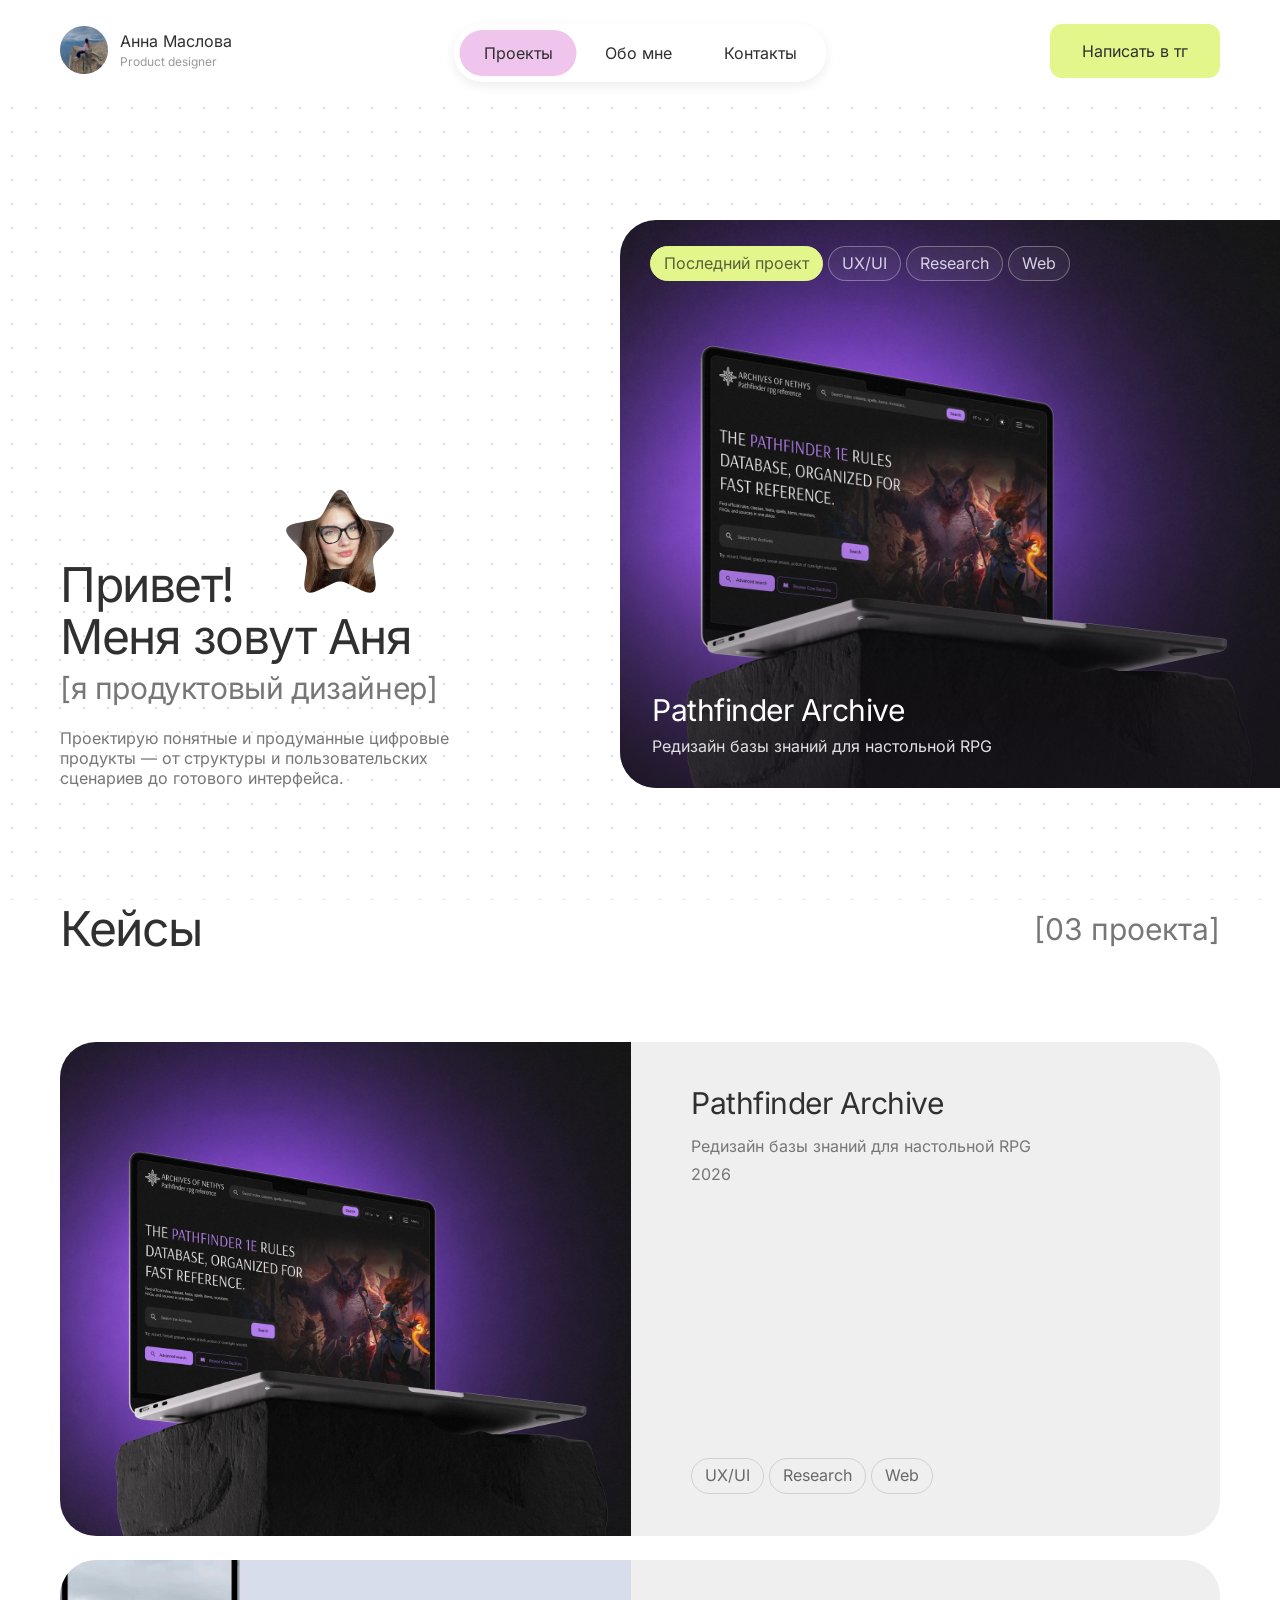
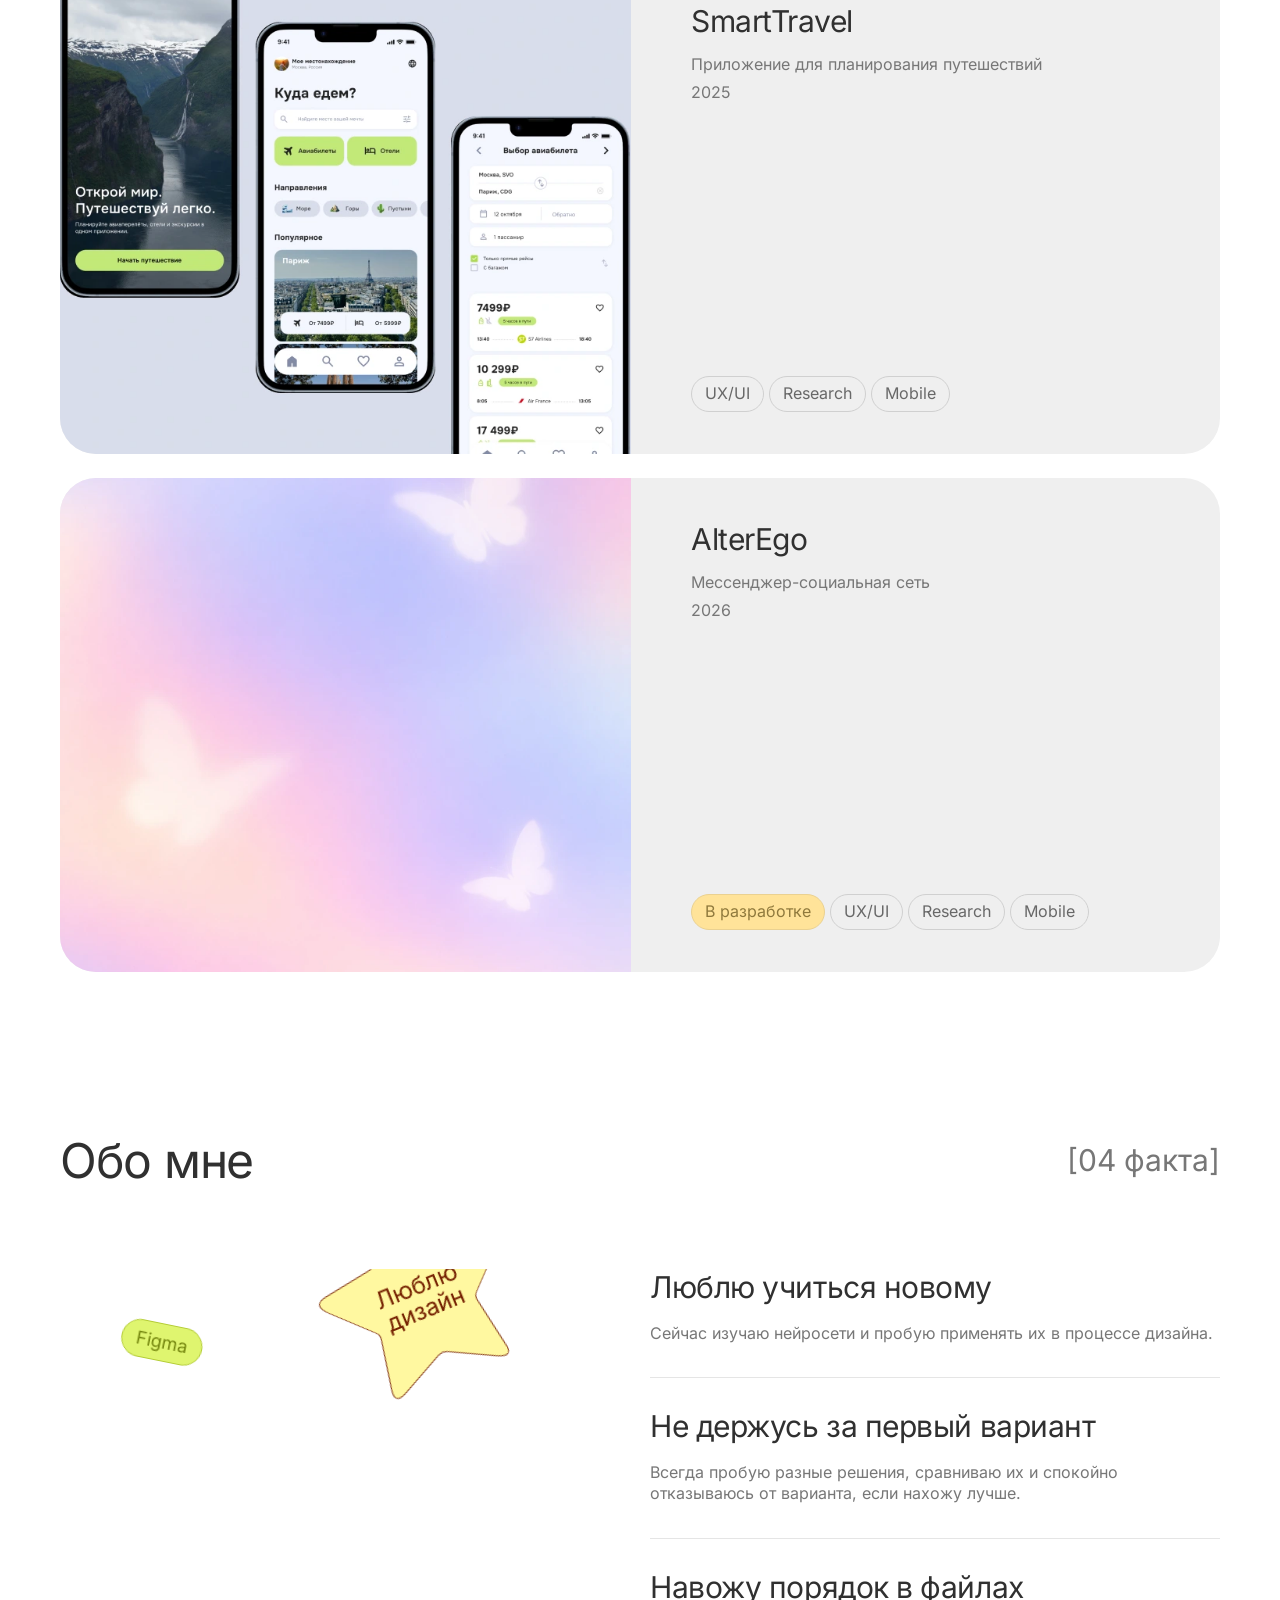
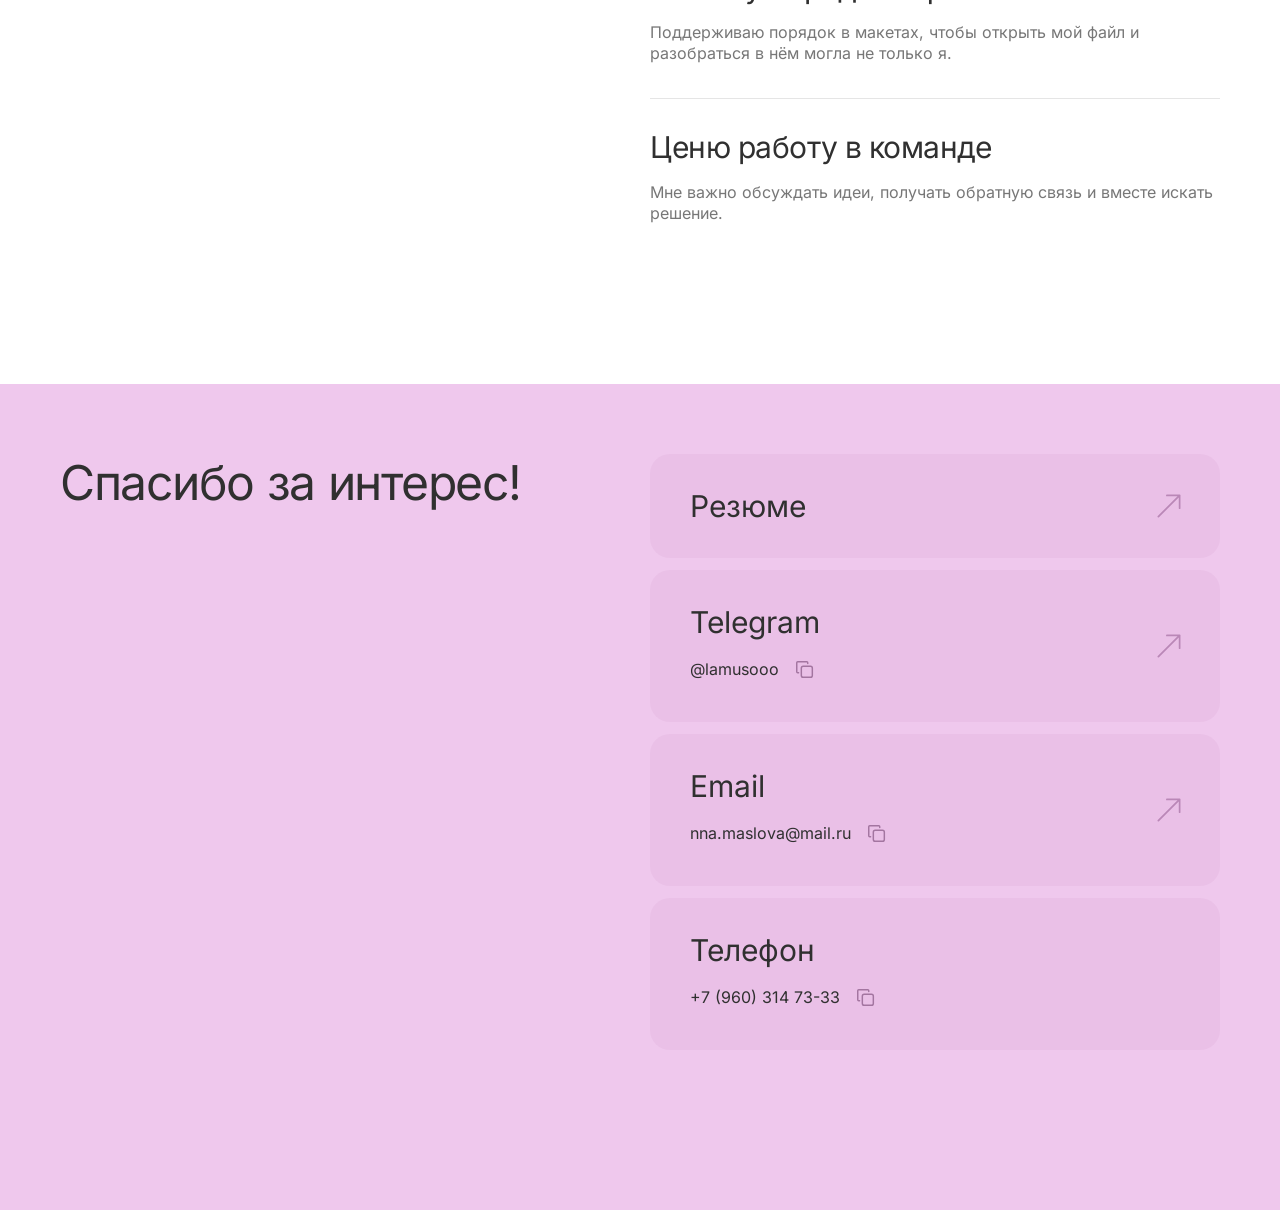
<file: index.html>
<!doctype html>
<html lang="ru">
<head>
  <meta charset="utf-8">
  <meta name="viewport" content="width=device-width, initial-scale=1">
  <meta name="description" content="Анна Маслова — продуктовый дизайнер. Проекты, подход к работе и контакты.">
  <title>Анна Маслова — продуктовый дизайнер</title>
  <link rel="icon" href="assets--favicon.svg" type="image/svg+xml">
  <link rel="preload" href="assets--inter.ttf" as="font" type="font/ttf" crossorigin>
  <link rel="stylesheet" href="styles.css?v=20261004-resume">
  <script src="script.js?v=20261004-hint" defer></script>
</head>
<body>
<a class="skip-link" href="#main">К содержимому</a>
<div class="page">
  <div id="top" aria-hidden="true"></div>
  <header class="header">
    <a href="index.html#top" class="identity" aria-label="Анна Маслова — в начало">
      <img class="identity-dot" src="assets--profile-mountains.png" width="48" height="48" alt="">
      <span>Анна Маслова<small>Product designer</small></span>
    </a>
    <nav class="navigation" aria-label="Основная навигация">
      <a class="is-active" href="#projects" aria-current="location">Проекты</a>
      <a href="#about">Обо мне</a>
      <a href="#contacts">Контакты</a>
    </nav>
    <a class="resume" href="https://t.me/lamusooo" target="_blank" rel="noopener noreferrer">Написать в тг</a>
  </header>
  <main id="main">
    <section class="hero" aria-labelledby="intro-title">
      <div class="intro">
        <div class="greeting"><h1 id="intro-title">Привет!<br>Меня зовут Аня</h1><img class="portrait" src="assets--anna.webp" width="128" height="128" alt="Аня"></div>
        <p class="role">[я продуктовый дизайнер]</p>
        <p class="intro-copy">Проектирую понятные и продуманные цифровые продукты — от структуры и пользовательских сценариев до готового интерфейса.</p>
      </div>
      <a class="featured" href="pathfinder.html" aria-label="Открыть проект Pathfinder Archive">
        <img src="assets--pathfinder.webp" width="1800" height="1350" alt="Pathfinder Archive — интерфейс базы знаний на экране ноутбука" fetchpriority="high">
        <div class="tags featured-tags"><span class="tag tag-lime">Последний проект</span><span class="tag">UX/UI</span><span class="tag">Research</span><span class="tag">Web</span></div>
        <div class="featured-caption"><h2>Pathfinder Archive</h2><p>Редизайн базы знаний для настольной RPG</p></div>
      </a>
    </section>
    <section class="projects section" id="projects" aria-labelledby="projects-title">
      <div class="section-heading"><h2 id="projects-title">Кейсы</h2><span>[03 проекта]</span></div>
      <div class="project-list">
        <a class="project" href="pathfinder.html" aria-label="Открыть проект Pathfinder Archive"><div class="project-image"><img src="assets--pathfinder.webp" width="1800" height="1350" alt="Обложка проекта Pathfinder Archive" loading="lazy"></div><div class="project-info"><div><h3>Pathfinder Archive</h3><p>Редизайн базы знаний для настольной RPG</p><p class="year">2026</p></div><ul class="tags" aria-label="Направления проекта"><li class="tag">UX/UI</li><li class="tag">Research</li><li class="tag">Web</li></ul></div></a>
        <a class="project" href="smarttravel.html" aria-label="Открыть проект Smart Travel"><div class="project-image"><img src="assets--smarttravel.webp" width="808" height="632" alt="SmartTravel — три экрана мобильного приложения для путешествий" loading="lazy"></div><div class="project-info"><div><h3>SmartTravel</h3><p>Приложение для планирования путешествий</p><p class="year">2025</p></div><ul class="tags" aria-label="Направления проекта"><li class="tag">UX/UI</li><li class="tag">Research</li><li class="tag">Mobile</li></ul></div></a>
        <article class="project"><div class="project-image alterego"><img src="assets--alterego.webp" width="972" height="1619" alt="Пастельная обложка AlterEgo с бабочками" loading="lazy"></div><div class="project-info"><div><h3>AlterEgo</h3><p>Мессенджер-социальная сеть</p><p class="year">2026</p></div><ul class="tags" aria-label="Статус и направления проекта"><li class="tag tag-yellow">В разработке</li><li class="tag">UX/UI</li><li class="tag">Research</li><li class="tag">Mobile</li></ul></div></article>
      </div>
    </section>
    <section class="about section" id="about" aria-labelledby="about-title">
      <div class="section-heading"><h2 id="about-title">Обо мне</h2><span>[04 факта]</span></div>
      <div class="about-grid">
        <div class="sticker-board" aria-label="Люблю дизайн. Инструменты: Figma, Photoshop, Illustrator, AI">
          <div class="design-star"><svg viewBox="0 0 220 220" aria-hidden="true"><path d="M103 12 Q110 -1 117 12 L143 64 Q145 69 151 70 L207 79 Q223 81 210 96 L169 136 Q165 140 167 147 L177 201 Q181 218 164 210 L115 185 Q110 182 104 185 L55 210 Q39 218 42 201 L52 147 Q54 140 49 136 L9 96 Q-4 82 13 79 L68 70 Q74 69 77 63Z"/></svg><span>Люблю<br>дизайн</span></div>
          <div class="tool-stickers"><span class="tool figma">Figma</span><span class="tool photoshop">Photoshop</span><span class="tool illustrator">Illustrator</span><span class="tool ai">AI</span></div>
        </div>
        <div class="facts">
          <article><h3>Люблю учиться новому</h3><p>Сейчас изучаю нейросети и пробую применять их в процессе дизайна.</p></article>
          <article><h3>Не держусь за первый вариант</h3><p>Всегда пробую разные решения, сравниваю их и спокойно отказываюсь от варианта, если нахожу лучше.</p></article>
          <article><h3>Навожу порядок в файлах</h3><p>Поддерживаю порядок в макетах, чтобы открыть мой файл и разобраться в нём могла не только я.</p></article>
          <article><h3>Ценю работу в команде</h3><p>Мне важно обсуждать идеи, получать обратную связь и вместе искать решение.</p></article>
        </div>
      </div>
    </section>
  </main>
  <footer class="contacts" id="contacts" aria-labelledby="contacts-title">
    <h2 id="contacts-title">Спасибо за интерес!</h2>
    <div class="contact-list">
      <div class="contact-item contact-resume"><a class="contact-action" href="resume.pdf?v=20261004-new" target="_blank" rel="noopener noreferrer" aria-label="Открыть резюме в PDF"></a><h3>Резюме</h3><svg class="contact-arrow" viewBox="0 0 32 32" fill="none" aria-hidden="true"><path d="M6 26 26 6M14 6h12v12" stroke="currentColor" stroke-width="1.6" stroke-linecap="round" stroke-linejoin="round"/></svg></div>
      <div class="contact-item contact-telegram"><a class="contact-action" href="https://t.me/lamusooo" aria-label="Telegram" target="_blank" rel="noopener noreferrer"></a><h3>Telegram</h3><div class="contact-detail"><p>@lamusooo</p><button type="button" class="copy-contact" data-copy="@lamusooo" aria-label="Копировать telegram" data-label="Копировать telegram"><svg viewBox="0 0 24 24" fill="none" aria-hidden="true"><rect x="8" y="8" width="12" height="12" rx="2" stroke="currentColor" stroke-width="1.6"/><path d="M15 5V4a1 1 0 0 0-1-1H4a1 1 0 0 0-1 1v10a1 1 0 0 0 1 1h1" stroke="currentColor" stroke-width="1.6" stroke-linecap="round"/></svg><span class="copy-tooltip">Копировать</span></button></div><svg class="contact-arrow" viewBox="0 0 32 32" fill="none" aria-hidden="true"><path d="M6 26 26 6M14 6h12v12" stroke="currentColor" stroke-width="1.6" stroke-linecap="round" stroke-linejoin="round"/></svg></div>
      <div class="contact-item contact-email"><a class="contact-action" href="mailto:nna.maslova@mail.ru" aria-label="Email"></a><h3>Email</h3><div class="contact-detail"><p>nna.maslova@mail.ru</p><button type="button" class="copy-contact" data-copy="nna.maslova@mail.ru" aria-label="Копировать email" data-label="Копировать email"><svg viewBox="0 0 24 24" fill="none" aria-hidden="true"><rect x="8" y="8" width="12" height="12" rx="2" stroke="currentColor" stroke-width="1.6"/><path d="M15 5V4a1 1 0 0 0-1-1H4a1 1 0 0 0-1 1v10a1 1 0 0 0 1 1h1" stroke="currentColor" stroke-width="1.6" stroke-linecap="round"/></svg><span class="copy-tooltip">Копировать</span></button></div><svg class="contact-arrow" viewBox="0 0 32 32" fill="none" aria-hidden="true"><path d="M6 26 26 6M14 6h12v12" stroke="currentColor" stroke-width="1.6" stroke-linecap="round" stroke-linejoin="round"/></svg></div>
      <div class="contact-item contact-phone"><a class="contact-action" href="tel:+79603147333" aria-label="Позвонить: +7 (960) 314-73-33"></a><h3>Телефон</h3><div class="contact-detail"><p>+7 (960) 314 73-33</p><button type="button" class="copy-contact" data-copy="+7 (960) 314 73-33" aria-label="Копировать телефон" data-label="Копировать телефон"><svg viewBox="0 0 24 24" fill="none" aria-hidden="true"><rect x="8" y="8" width="12" height="12" rx="2" stroke="currentColor" stroke-width="1.6"/><path d="M15 5V4a1 1 0 0 0-1-1H4a1 1 0 0 0-1 1v10a1 1 0 0 0 1 1h1" stroke="currentColor" stroke-width="1.6" stroke-linecap="round"/></svg><span class="copy-tooltip">Копировать</span></button></div><svg class="contact-arrow" viewBox="0 0 32 32" fill="none" aria-hidden="true"><path d="M6 26 26 6M14 6h12v12" stroke="currentColor" stroke-width="1.6" stroke-linecap="round" stroke-linejoin="round"/></svg></div>
    </div>
    <p class="contact-status" role="status" aria-live="polite"></p>
  </footer>
</div>
</body>
</html>
</file>
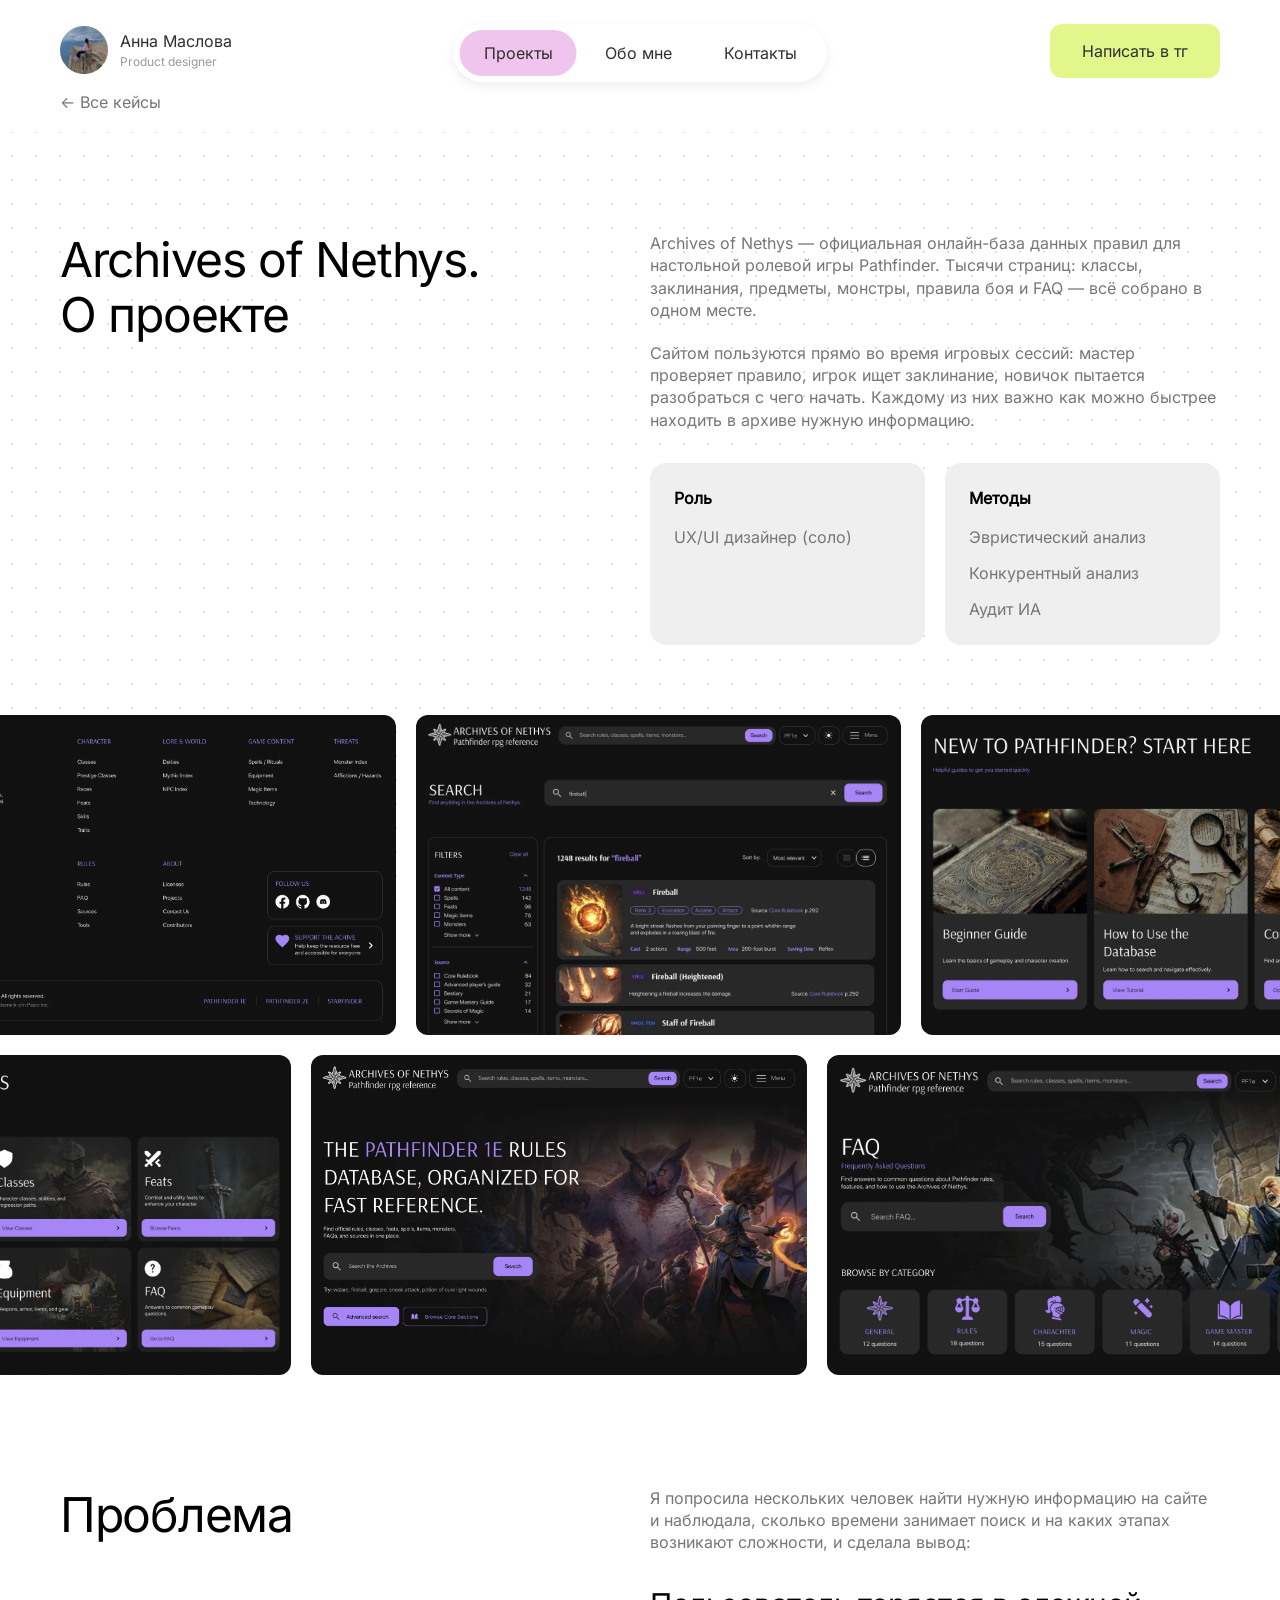
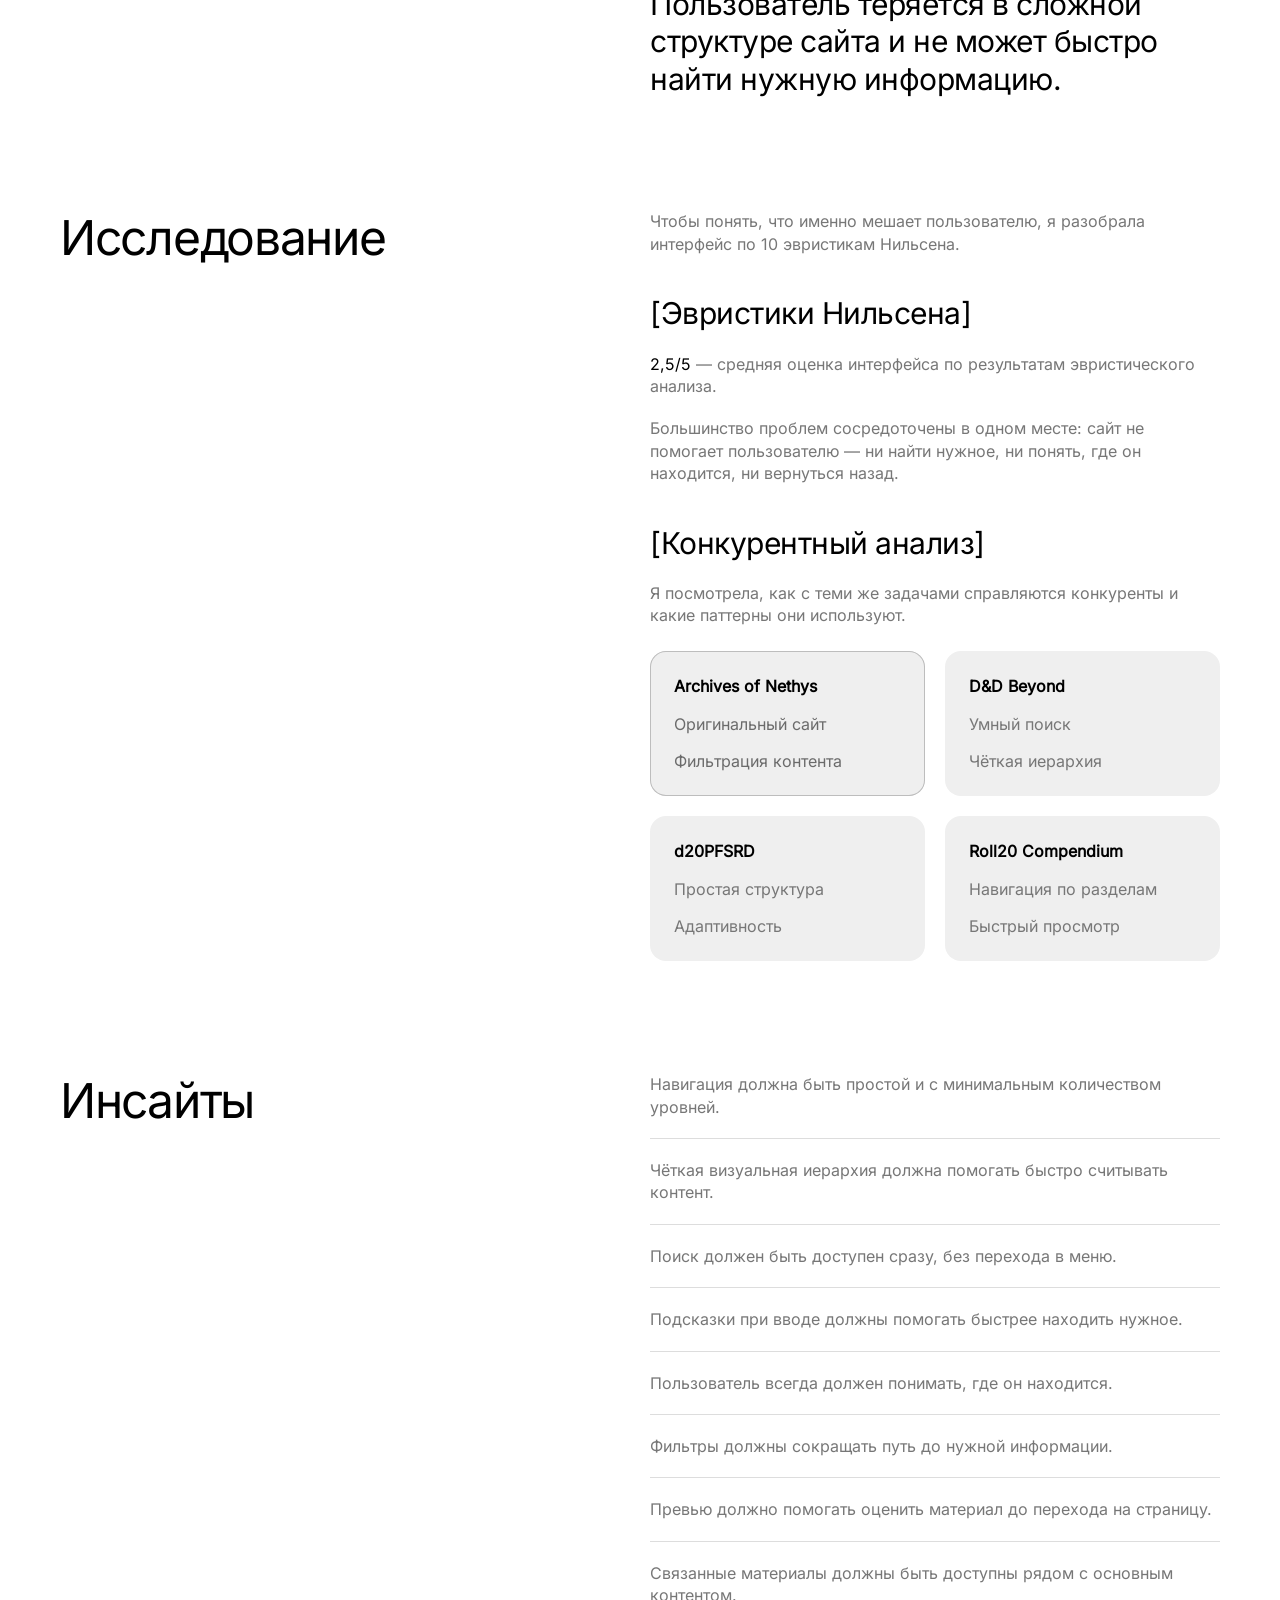
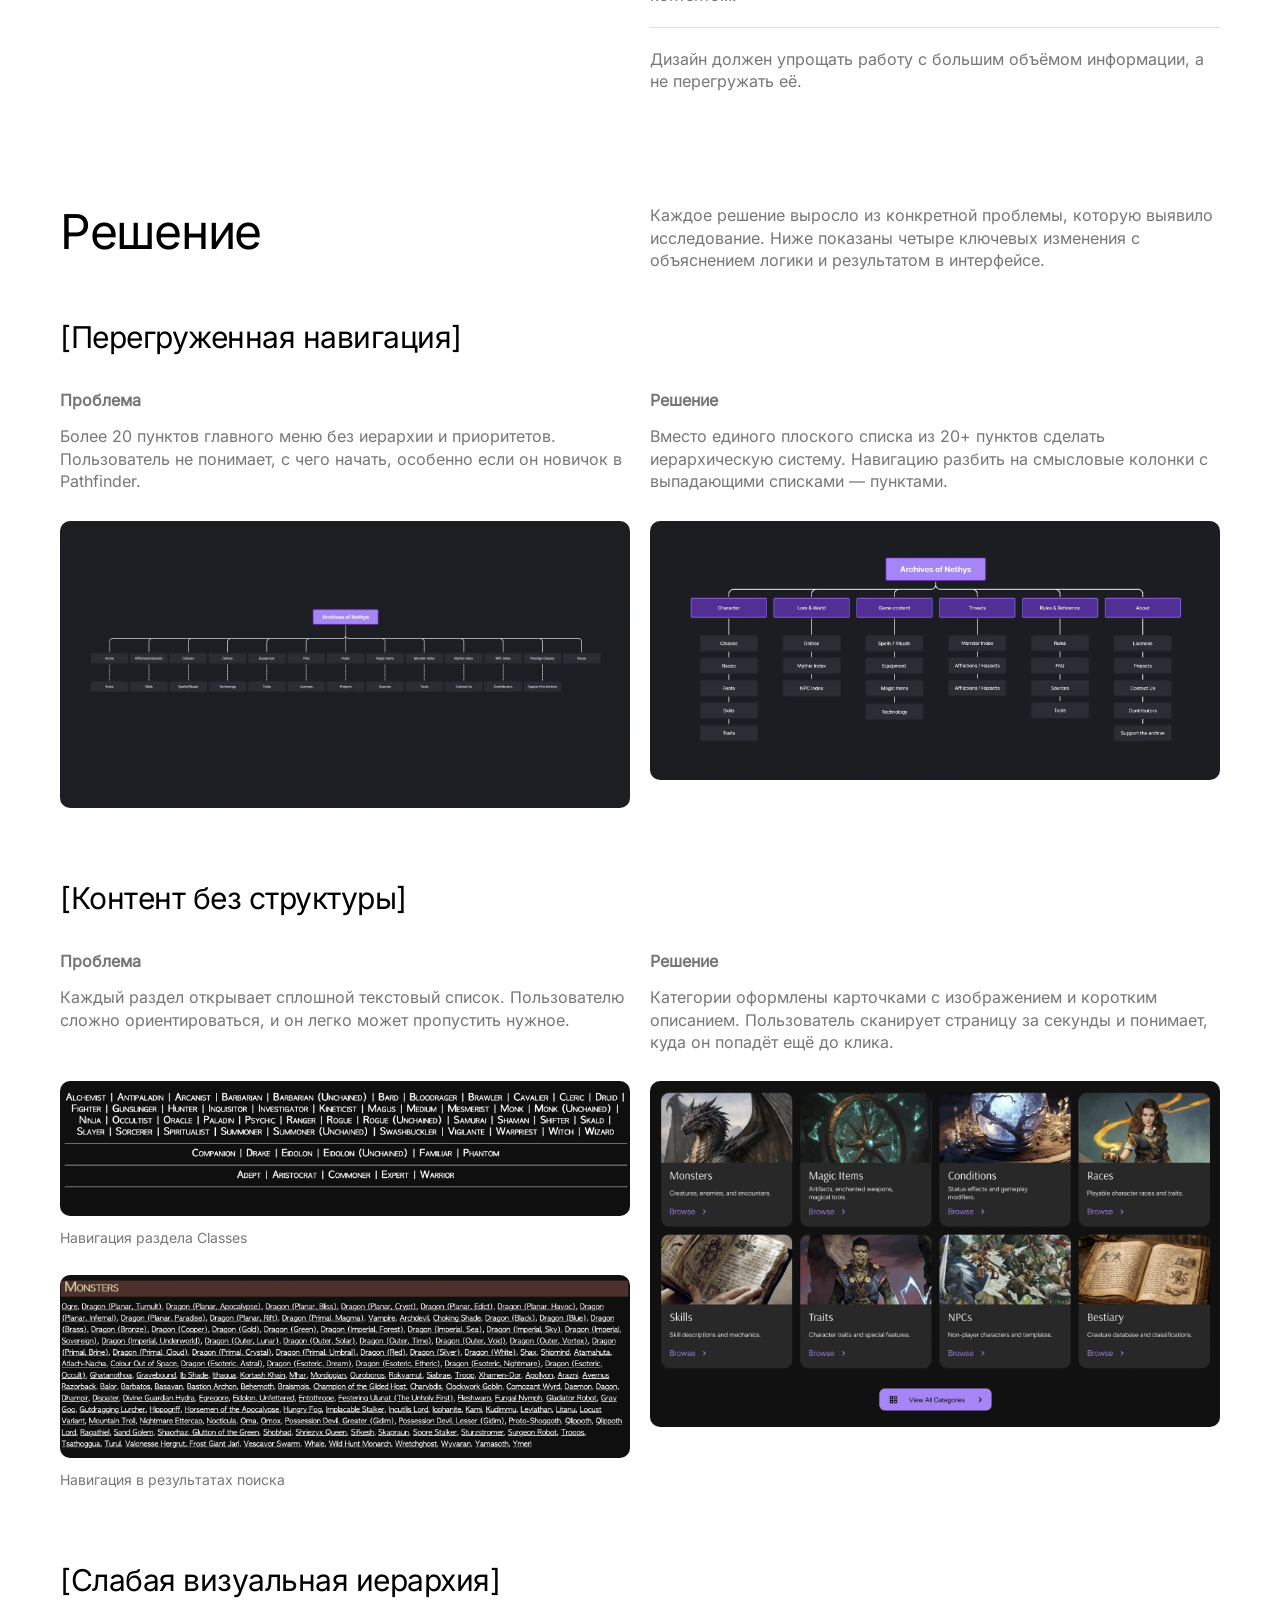
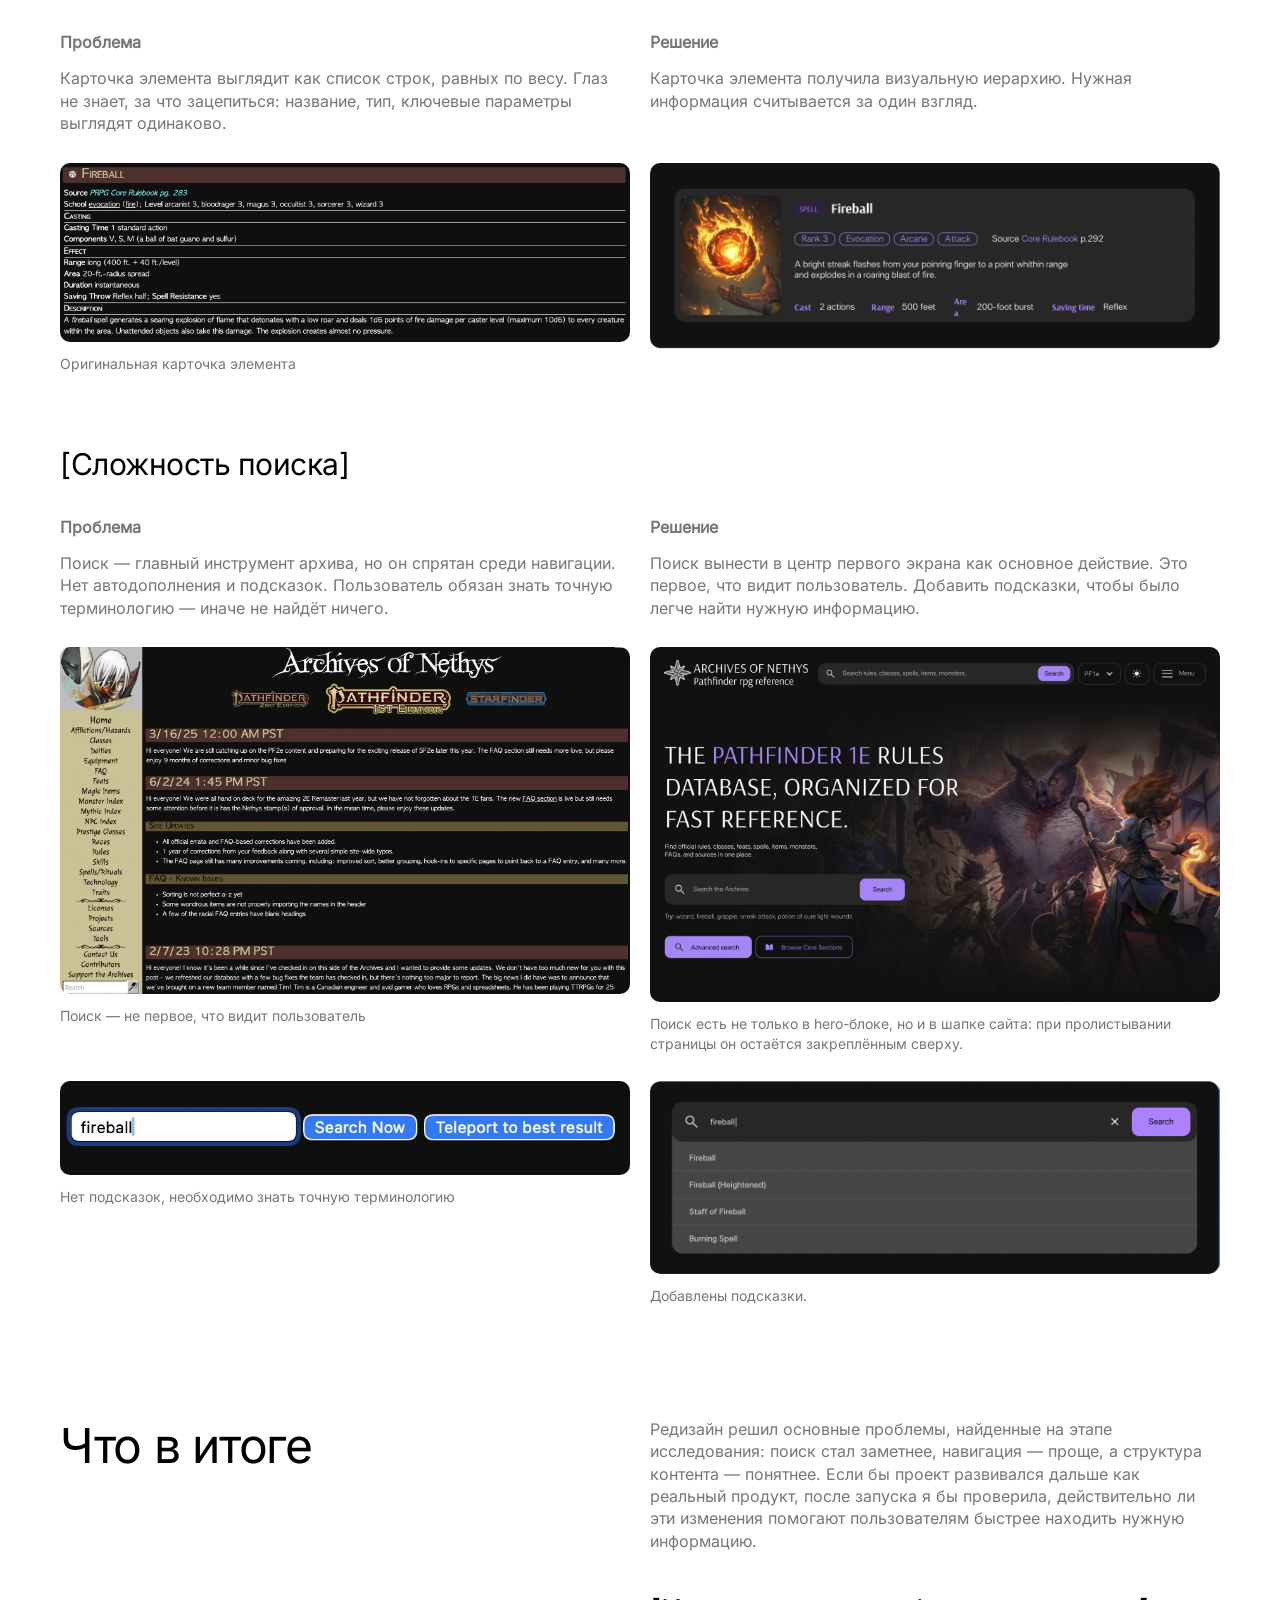
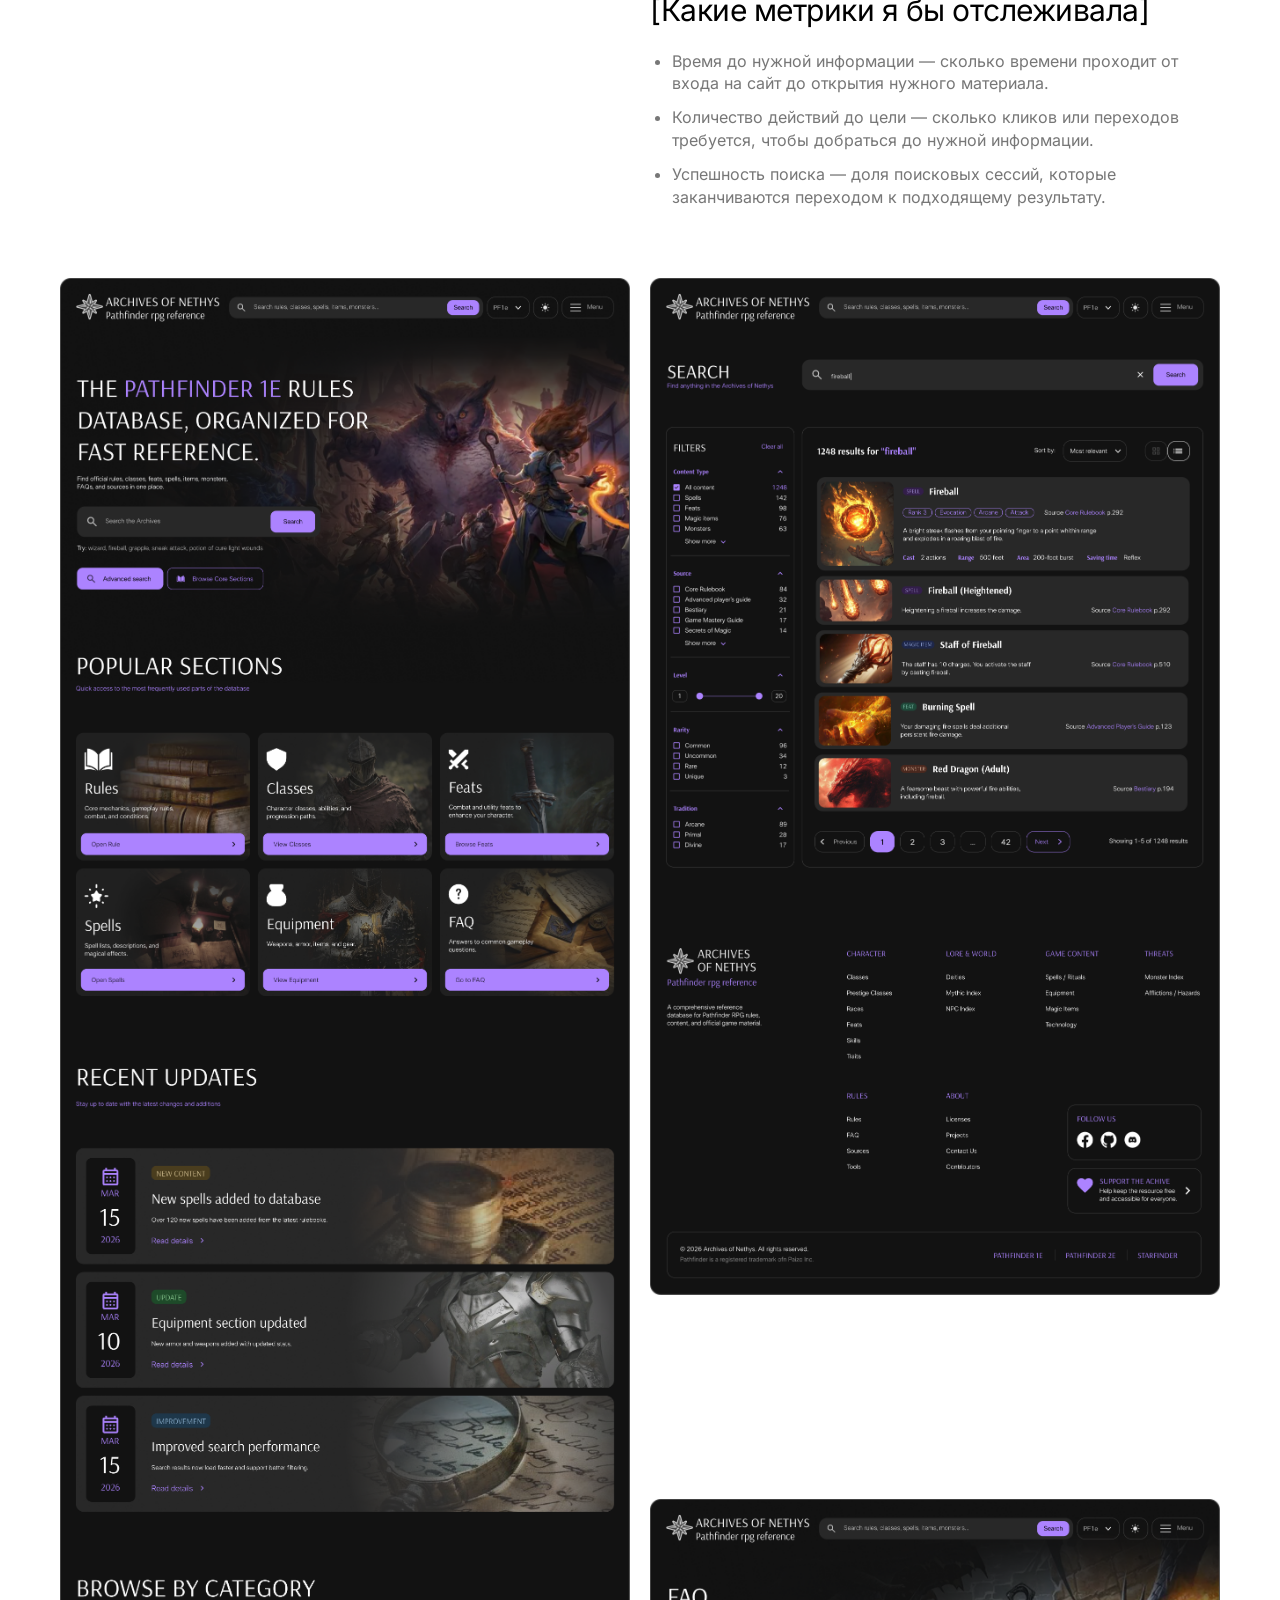
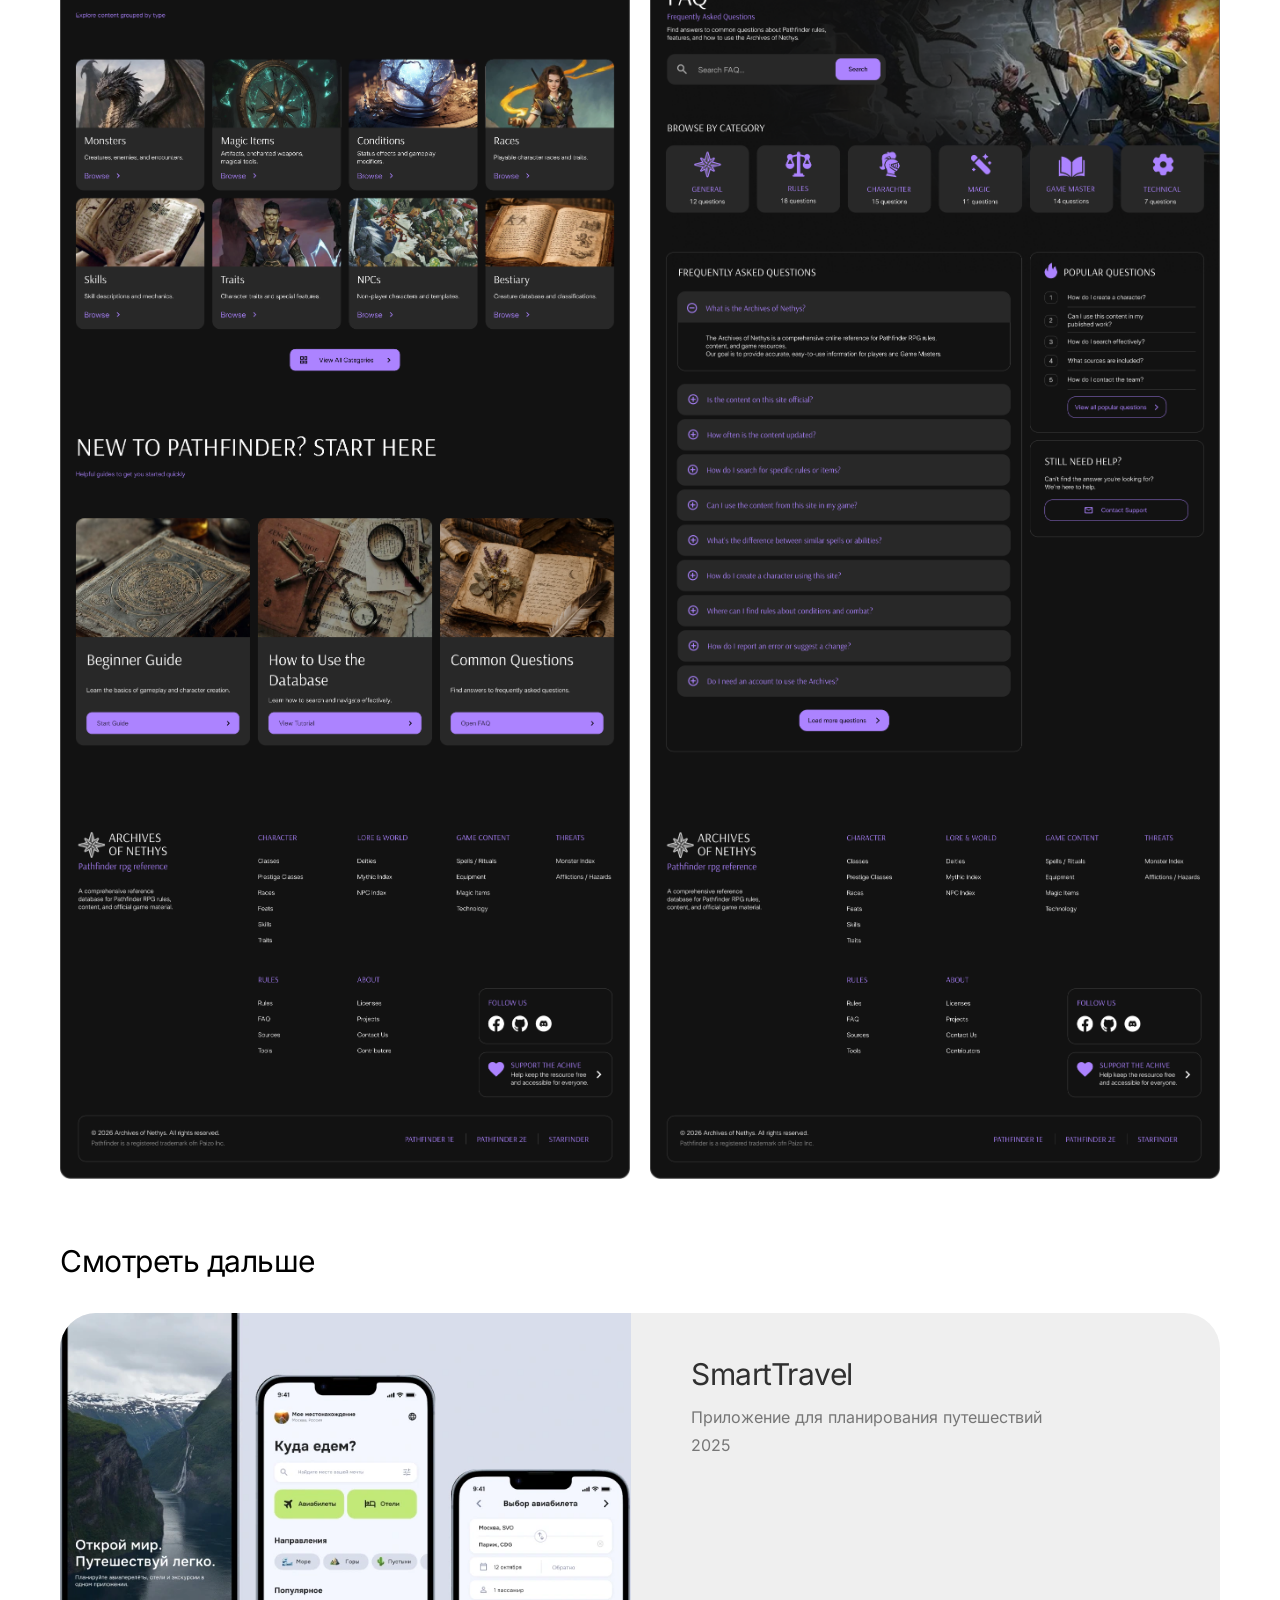
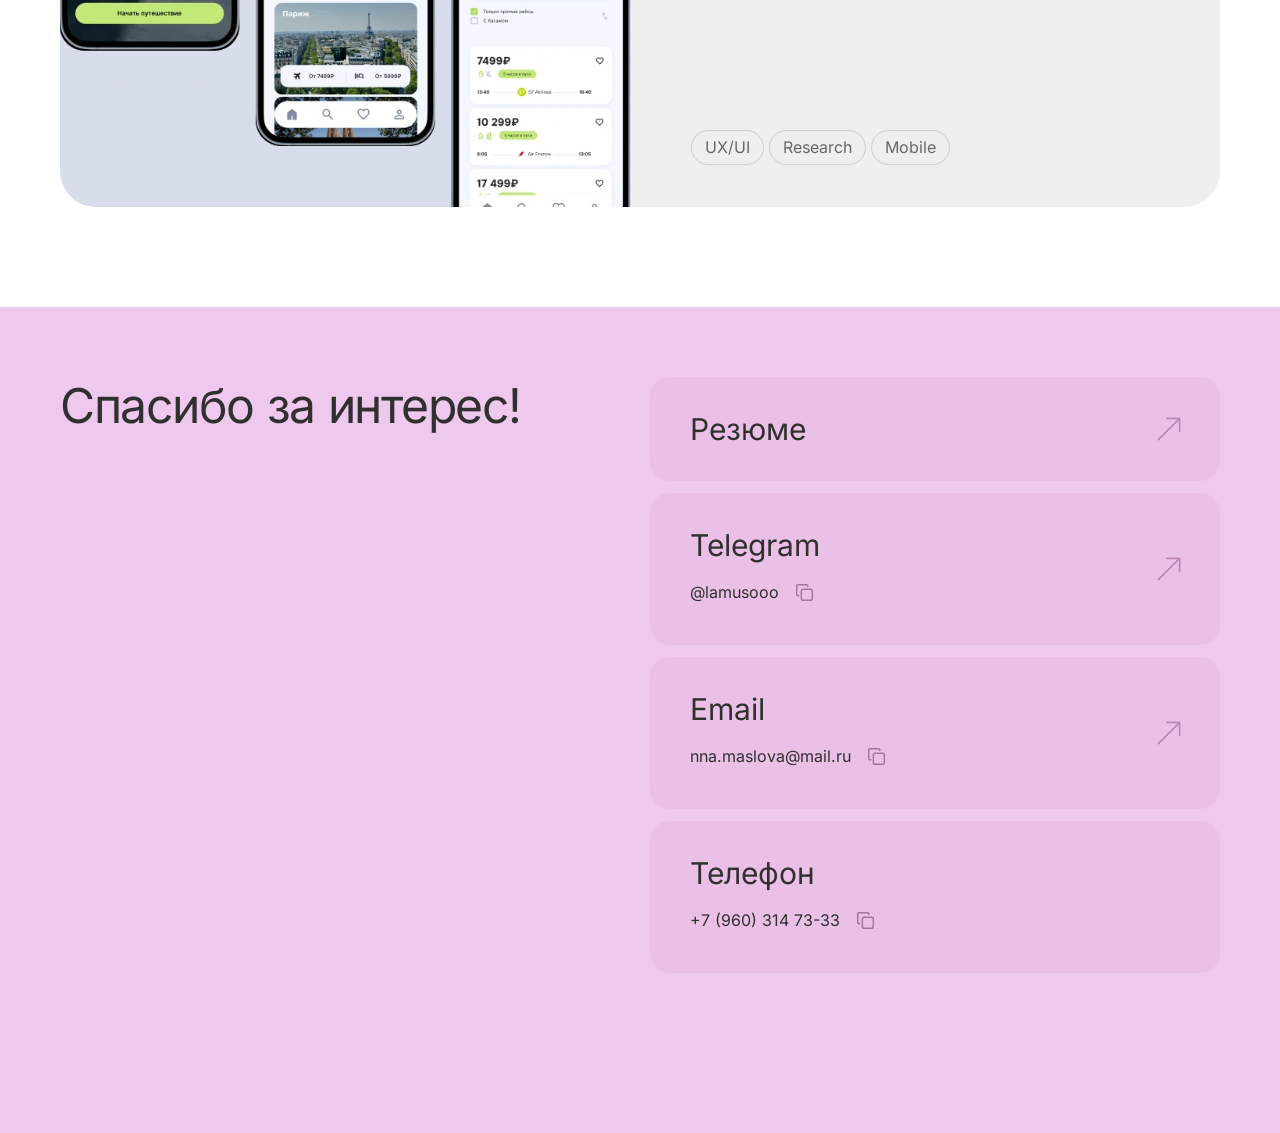
<file: pathfinder.html>
<!doctype html>
<html lang="ru">
<head>
  <meta charset="utf-8">
  <meta name="viewport" content="width=device-width, initial-scale=1">
  <meta name="description" content="Кейс редизайна Archives of Nethys: исследование, навигация, поиск и визуальная иерархия.">
  <title>Pathfinder Archive — Анна Маслова</title>
  <link rel="icon" href="assets--favicon.svg" type="image/svg+xml">
  <link rel="preload" href="assets--inter.ttf" as="font" type="font/ttf" crossorigin>
  <link rel="stylesheet" href="styles.css?v=20261004-resume">
  <script src="script.js?v=20261004-hint" defer></script>
  <link rel="stylesheet" href="case.css?v=13">
</head>
<body class="case-page">
<a class="skip-link" href="#main">К содержимому</a>
<div class="page">
  <div id="top" aria-hidden="true"></div>
  <header class="header">
    <a href="index.html#top" class="identity" aria-label="Анна Маслова — в начало">
      <img class="identity-dot" src="assets--profile-mountains.png" width="48" height="48" alt="">
      <span>Анна Маслова<small>Product designer</small></span>
    </a>
    <a class="header-cases" href="index.html#projects">← Все кейсы</a>
    <nav class="navigation" aria-label="Основная навигация">
      <a class="is-active" href="index.html#projects" aria-current="location">Проекты</a>
      <a href="index.html#about">Обо мне</a>
      <a href="#contacts">Контакты</a>
    </nav>
    <a class="resume" href="https://t.me/lamusooo" target="_blank" rel="noopener noreferrer">Написать в тг</a>
  </header>
  <main id="main" class="case-main">
<section class="case-intro case-columns"><h1>Archives of Nethys.<br>О проекте</h1><div class="case-copy"><p>Archives of Nethys — официальная онлайн-база данных правил для настольной ролевой игры Pathfinder. Тысячи страниц: классы, заклинания, предметы, монстры, правила боя и FAQ — всё собрано в одном месте.</p><p>Сайтом пользуются прямо во время игровых сессий: мастер проверяет правило, игрок ищет заклинание, новичок пытается разобраться с чего начать. Каждому из них важно как можно быстрее находить в архиве нужную информацию.</p><dl class="case-meta"><div><dt>Роль</dt><dd>UX/UI дизайнер (соло)</dd></div><div><dt>Методы</dt><dd><ul><li>Эвристический анализ</li><li>Конкурентный анализ</li><li>Аудит ИА</li></ul></dd></div></dl></div></section>
<div class="case-mosaic" aria-label="Обзор обновлённого интерфейса"><div class="mosaic-row"><img class="" src="assets--pathfinder--footer.webp" width="1532" height="1008" alt="Подвал базы знаний" loading="eager"><img class="" src="assets--pathfinder--search.webp" width="1232" height="814" alt="Поиск и фильтры" loading="eager"><img class="" src="assets--pathfinder--beginners.webp" width="1374" height="880" alt="Раздел для новых игроков" loading="eager"></div><div class="mosaic-row"><img class="" src="assets--pathfinder--popular.webp" width="1300" height="902" alt="Популярные разделы" loading="lazy"><img class="" src="assets--pathfinder--home-hero.webp" width="1730" height="1116" alt="Главная страница Archives of Nethys" loading="lazy"><img class="" src="assets--pathfinder--faq-hero.webp" width="1456" height="860" alt="Ответы на вопросы" loading="lazy"></div></div>
<section class="case-section case-columns "><h2>Проблема</h2><div class="case-copy"><p>Я попросила нескольких человек найти нужную информацию на сайте и наблюдала, сколько времени занимает поиск и на каких этапах возникают сложности, и сделала вывод:</p><p class="case-statement">Пользователь теряется в сложной структуре сайта и не может быстро найти нужную информацию.</p></div></section>
<section class="case-section case-columns "><h2>Исследование</h2><div class="case-copy"><p>Чтобы понять, что именно мешает пользователю, я разобрала интерфейс по 10 эвристикам Нильсена.</p><h3>[Эвристики Нильсена]</h3><p><span class="case-score">2,5/5</span> — средняя оценка интерфейса по результатам эвристического анализа.</p><p>Большинство проблем сосредоточены в одном месте: сайт не помогает пользователю — ни найти нужное, ни понять, где он находится, ни вернуться назад.</p><h3>[Конкурентный анализ]</h3><p>Я посмотрела, как с теми же задачами справляются конкуренты и какие паттерны они используют.</p><div class="competitor-grid"><article class="original-site"><h4>Archives of Nethys</h4><ul><li>Оригинальный сайт</li><li>Фильтрация контента</li></ul></article><article><h4>D&D Beyond</h4><ul><li>Умный поиск</li><li>Чёткая иерархия</li></ul></article><article><h4>d20PFSRD</h4><ul><li>Простая структура</li><li>Адаптивность</li></ul></article><article><h4>Roll20 Compendium</h4><ul><li>Навигация по разделам</li><li>Быстрый просмотр</li></ul></article></div></div></section>
<section class="case-section case-columns "><h2>Инсайты</h2><div class="case-copy"><ul class="insight-list"><li>Навигация должна быть простой и с минимальным количеством уровней.</li><li>Чёткая визуальная иерархия должна помогать быстро считывать контент.</li><li>Поиск должен быть доступен сразу, без перехода в меню.</li><li>Подсказки при вводе должны помогать быстрее находить нужное.</li><li>Пользователь всегда должен понимать, где он находится.</li><li>Фильтры должны сокращать путь до нужной информации.</li><li>Превью должно помогать оценить материал до перехода на страницу.</li><li>Связанные материалы должны быть доступны рядом с основным контентом.</li><li>Дизайн должен упрощать работу с большим объёмом информации, а не перегружать её.</li></ul></div></section>
<section class="case-section case-columns solution-intro"><h2>Решение</h2><div class="case-copy"><p>Каждое решение выросло из конкретной проблемы, которую выявило исследование. Ниже показаны четыре ключевых изменения с объяснением логики и результатом в интерфейсе.</p></div></section>
<section class="case-comparison"><h3>[Перегруженная навигация]</h3><div class="comparison-grid"><div class="comparison-side"><h4>Проблема</h4><p>Более 20 пунктов главного меню без иерархии и приоритетов. Пользователь не понимает, с чего начать, особенно если он новичок в Pathfinder.</p><div class="comparison-images"><figure><img class="" src="assets--pathfinder--navigation-before.webp" width="1426" height="720" alt="Старая структура: более 20 пунктов на одном уровне" loading="lazy"></figure></div></div><div class="comparison-side"><h4>Решение</h4><p>Вместо единого плоского списка из 20+ пунктов сделать иерархическую систему. Навигацию разбить на смысловые колонки с выпадающими списками — пунктами.</p><div class="comparison-images"><figure><img class="" src="assets--pathfinder--navigation-after.webp" width="1800" height="820" alt="Новая иерархическая структура навигации" loading="lazy"></figure></div></div></div></section>
<section class="case-comparison comparison-unpaired"><h3>[Контент без структуры]</h3><div class="comparison-grid"><div class="comparison-side"><h4>Проблема</h4><p>Каждый раздел открывает сплошной текстовый список. Пользователю сложно ориентироваться, и он легко может пропустить нужное.</p><div class="comparison-images"><figure><img class="" src="assets--pathfinder--classes-before.webp" width="1800" height="424" alt="Текстовый список классов" loading="lazy"><figcaption>Навигация раздела Classes</figcaption></figure><figure><img class="" src="assets--pathfinder--results-before.webp" width="1800" height="577" alt="Сплошной список результатов поиска" loading="lazy"><figcaption>Навигация в результатах поиска</figcaption></figure></div></div><div class="comparison-side"><h4>Решение</h4><p>Категории оформлены карточками с изображением и коротким описанием. Пользователь сканирует страницу за секунды и понимает, куда он попадёт ещё до клика.</p><div class="comparison-images"><figure><img class="" src="assets--pathfinder--categories.webp" width="1572" height="954" alt="Категории с изображениями и коротким описанием" loading="lazy"></figure></div></div></div></section>
<section class="case-comparison"><h3>[Слабая визуальная иерархия]</h3><div class="comparison-grid"><div class="comparison-side"><h4>Проблема</h4><p>Карточка элемента выглядит как список строк, равных по весу. Глаз не знает, за что зацепиться: название, тип, ключевые параметры выглядят одинаково.</p><div class="comparison-images"><figure><img class="" src="assets--pathfinder--fireball-before.webp" width="1800" height="568" alt="Исходная карточка заклинания Fireball" loading="lazy"><figcaption>Оригинальная карточка элемента</figcaption></figure></div></div><div class="comparison-side"><h4>Решение</h4><p>Карточка элемента получила визуальную иерархию. Нужная информация считывается за один взгляд.</p><div class="comparison-images"><figure><div class="spell-exact-crop"><img src="assets--pathfinder--spell-exact.png" width="1306" height="448" alt="Карточка Fireball из макета" loading="lazy"></div></figure></div></div></div></section>
<section class="case-comparison"><h3>[Сложность поиска]</h3><div class="comparison-grid"><div class="comparison-side"><h4>Проблема</h4><p>Поиск — главный инструмент архива, но он спрятан среди навигации. Нет автодополнения и подсказок. Пользователь обязан знать точную терминологию — иначе не найдёт ничего.</p><div class="comparison-images"><figure><img class="" src="assets--pathfinder--home-before.webp" width="1800" height="1095" alt="Исходная главная страница с поиском в боковом меню" loading="lazy"><figcaption>Поиск — не первое, что видит пользователь</figcaption></figure><figure><img class="" src="assets--pathfinder--search-before.webp" width="788" height="130" alt="Исходное поле поиска без подсказок" loading="lazy"><figcaption>Нет подсказок, необходимо знать точную терминологию</figcaption></figure></div></div><div class="comparison-side"><h4>Решение</h4><p>Поиск вынести в центр первого экрана как основное действие. Это первое, что видит пользователь. Добавить подсказки, чтобы было легче найти нужную информацию.</p><div class="comparison-images"><figure><img class="" src="assets--pathfinder--search-hero.webp" width="1600" height="996" alt="Поиск на первом экране и в шапке сайта" loading="lazy"><figcaption>Поиск есть не только в hero-блоке, но и в шапке сайта: при пролистывании страницы он остаётся закреплённым сверху.</figcaption></figure><figure><div class="search-exact-crop"><img src="assets--pathfinder--search-exact.png" alt="Поиск с подсказками из макета" loading="lazy"></div><figcaption>Добавлены подсказки.</figcaption></figure></div></div></div></section>
<section class="case-section case-columns "><h2>Что в итоге</h2><div class="case-copy"><p>Редизайн решил основные проблемы, найденные на этапе исследования: поиск стал заметнее, навигация — проще, а структура контента — понятнее. Если бы проект развивался дальше как реальный продукт, после запуска я бы проверила, действительно ли эти изменения помогают пользователям быстрее находить нужную информацию.</p><h3>[Какие метрики я бы отслеживала]</h3><ul class="metrics-list"><li>Время до нужной информации — сколько времени проходит от входа на сайт до открытия нужного материала.</li><li>Количество действий до цели — сколько кликов или переходов требуется, чтобы добраться до нужной информации.</li><li>Успешность поиска — доля поисковых сессий, которые заканчиваются переходом к подходящему результату.</li></ul></div></section>
<div class="case-screens case-screens-original" aria-label="Финальные экраны проекта">
<img src="assets--pathfinder--home-full.png" width="1295" height="5683" alt="Главная страница Archives of Nethys — полный экран из Figma" loading="lazy">
<div class="screen-secondary"><img src="assets--pathfinder--search-full.png" width="1295" height="2310" alt="Поиск — полный экран из Figma" loading="lazy"><img src="assets--pathfinder--faq-full.png" width="1295" height="2910" alt="FAQ — полный экран из Figma" loading="lazy"></div>
</div>
<section class="case-next section" aria-labelledby="case-next-title"><h3 id="case-next-title">Смотреть дальше</h3><a class="project" href="smarttravel.html" aria-label="Открыть проект Smart Travel"><div class="project-image"><img src="assets--smarttravel.webp" width="808" height="632" alt="SmartTravel — три экрана мобильного приложения для путешествий" loading="lazy"></div><div class="project-info"><div><h3>SmartTravel</h3><p>Приложение для планирования путешествий</p><p class="year">2025</p></div><ul class="tags" aria-label="Направления проекта"><li class="tag">UX/UI</li><li class="tag">Research</li><li class="tag">Mobile</li></ul></div></a></section></main>
  <footer class="contacts" id="contacts" aria-labelledby="contacts-title">
    <h2 id="contacts-title">Спасибо за интерес!</h2>
    <div class="contact-list">
      <div class="contact-item contact-resume"><a class="contact-action" href="resume.pdf?v=20261004-new" target="_blank" rel="noopener noreferrer" aria-label="Открыть резюме в PDF"></a><h3>Резюме</h3><svg class="contact-arrow" viewBox="0 0 32 32" fill="none" aria-hidden="true"><path d="M6 26 26 6M14 6h12v12" stroke="currentColor" stroke-width="1.6" stroke-linecap="round" stroke-linejoin="round"/></svg></div>
      <div class="contact-item contact-telegram"><a class="contact-action" href="https://t.me/lamusooo" aria-label="Telegram" target="_blank" rel="noopener noreferrer"></a><h3>Telegram</h3><div class="contact-detail"><p>@lamusooo</p><button type="button" class="copy-contact" data-copy="@lamusooo" aria-label="Копировать telegram" data-label="Копировать telegram"><svg viewBox="0 0 24 24" fill="none" aria-hidden="true"><rect x="8" y="8" width="12" height="12" rx="2" stroke="currentColor" stroke-width="1.6"/><path d="M15 5V4a1 1 0 0 0-1-1H4a1 1 0 0 0-1 1v10a1 1 0 0 0 1 1h1" stroke="currentColor" stroke-width="1.6" stroke-linecap="round"/></svg><span class="copy-tooltip">Копировать</span></button></div><svg class="contact-arrow" viewBox="0 0 32 32" fill="none" aria-hidden="true"><path d="M6 26 26 6M14 6h12v12" stroke="currentColor" stroke-width="1.6" stroke-linecap="round" stroke-linejoin="round"/></svg></div>
      <div class="contact-item contact-email"><a class="contact-action" href="mailto:nna.maslova@mail.ru" aria-label="Email"></a><h3>Email</h3><div class="contact-detail"><p>nna.maslova@mail.ru</p><button type="button" class="copy-contact" data-copy="nna.maslova@mail.ru" aria-label="Копировать email" data-label="Копировать email"><svg viewBox="0 0 24 24" fill="none" aria-hidden="true"><rect x="8" y="8" width="12" height="12" rx="2" stroke="currentColor" stroke-width="1.6"/><path d="M15 5V4a1 1 0 0 0-1-1H4a1 1 0 0 0-1 1v10a1 1 0 0 0 1 1h1" stroke="currentColor" stroke-width="1.6" stroke-linecap="round"/></svg><span class="copy-tooltip">Копировать</span></button></div><svg class="contact-arrow" viewBox="0 0 32 32" fill="none" aria-hidden="true"><path d="M6 26 26 6M14 6h12v12" stroke="currentColor" stroke-width="1.6" stroke-linecap="round" stroke-linejoin="round"/></svg></div>
      <div class="contact-item contact-phone"><a class="contact-action" href="tel:+79603147333" aria-label="Позвонить: +7 (960) 314-73-33"></a><h3>Телефон</h3><div class="contact-detail"><p>+7 (960) 314 73-33</p><button type="button" class="copy-contact" data-copy="+7 (960) 314 73-33" aria-label="Копировать телефон" data-label="Копировать телефон"><svg viewBox="0 0 24 24" fill="none" aria-hidden="true"><rect x="8" y="8" width="12" height="12" rx="2" stroke="currentColor" stroke-width="1.6"/><path d="M15 5V4a1 1 0 0 0-1-1H4a1 1 0 0 0-1 1v10a1 1 0 0 0 1 1h1" stroke="currentColor" stroke-width="1.6" stroke-linecap="round"/></svg><span class="copy-tooltip">Копировать</span></button></div><svg class="contact-arrow" viewBox="0 0 32 32" fill="none" aria-hidden="true"><path d="M6 26 26 6M14 6h12v12" stroke="currentColor" stroke-width="1.6" stroke-linecap="round" stroke-linejoin="round"/></svg></div>
    </div>
    <p class="contact-status" role="status" aria-live="polite"></p>
  </footer>
</div>
</body>
</html>
</file>
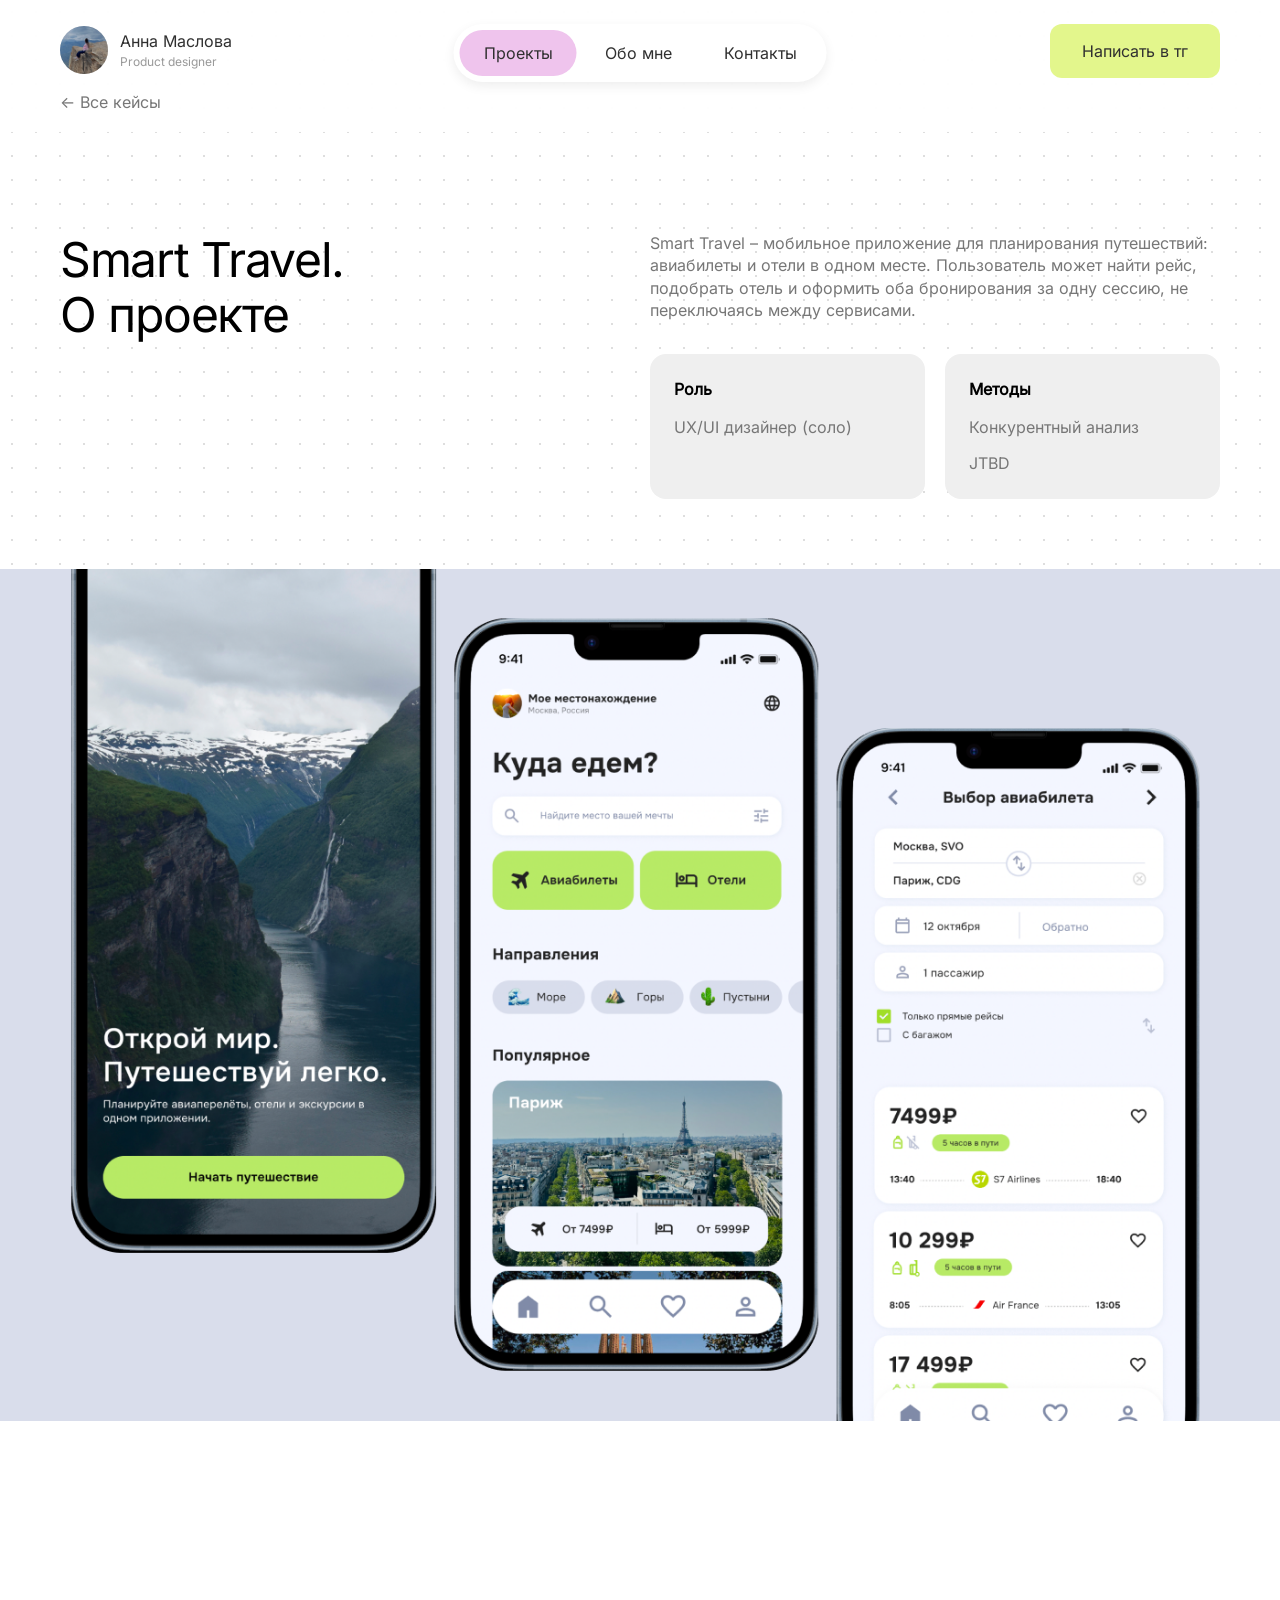
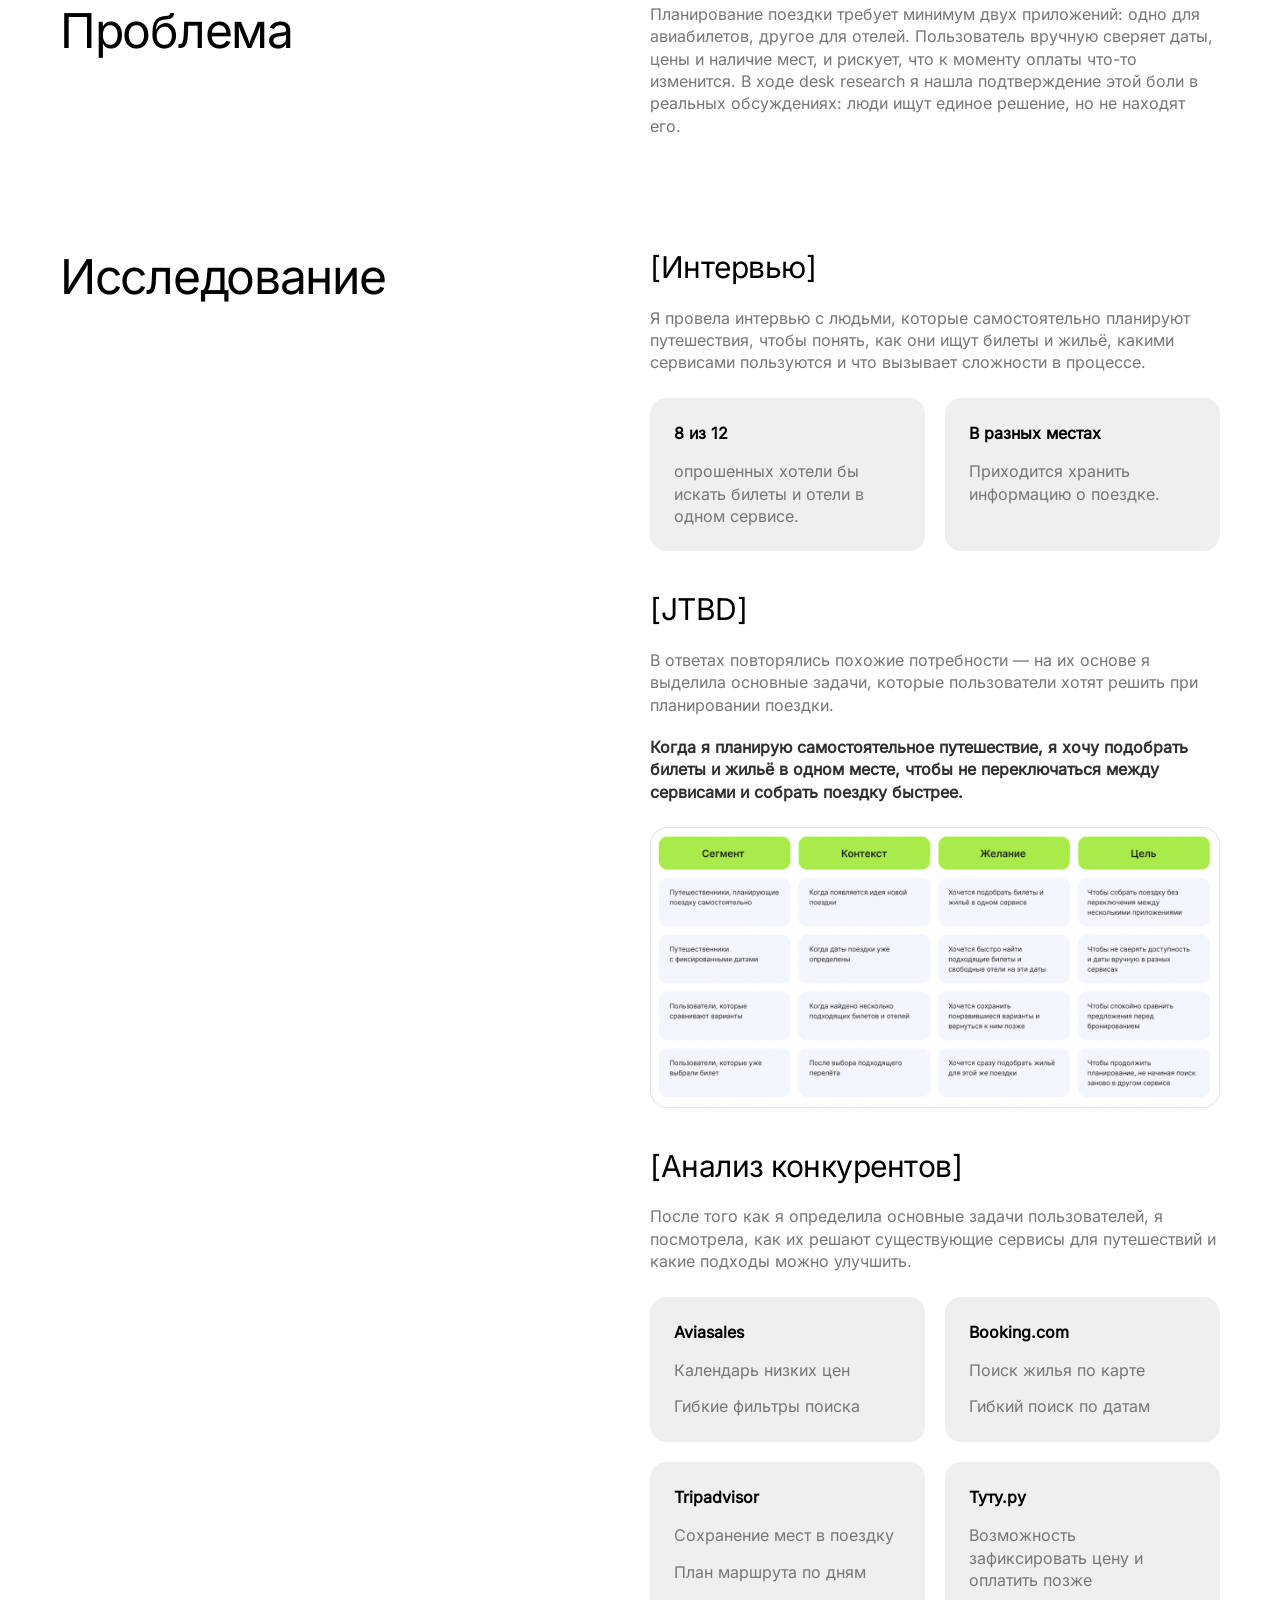
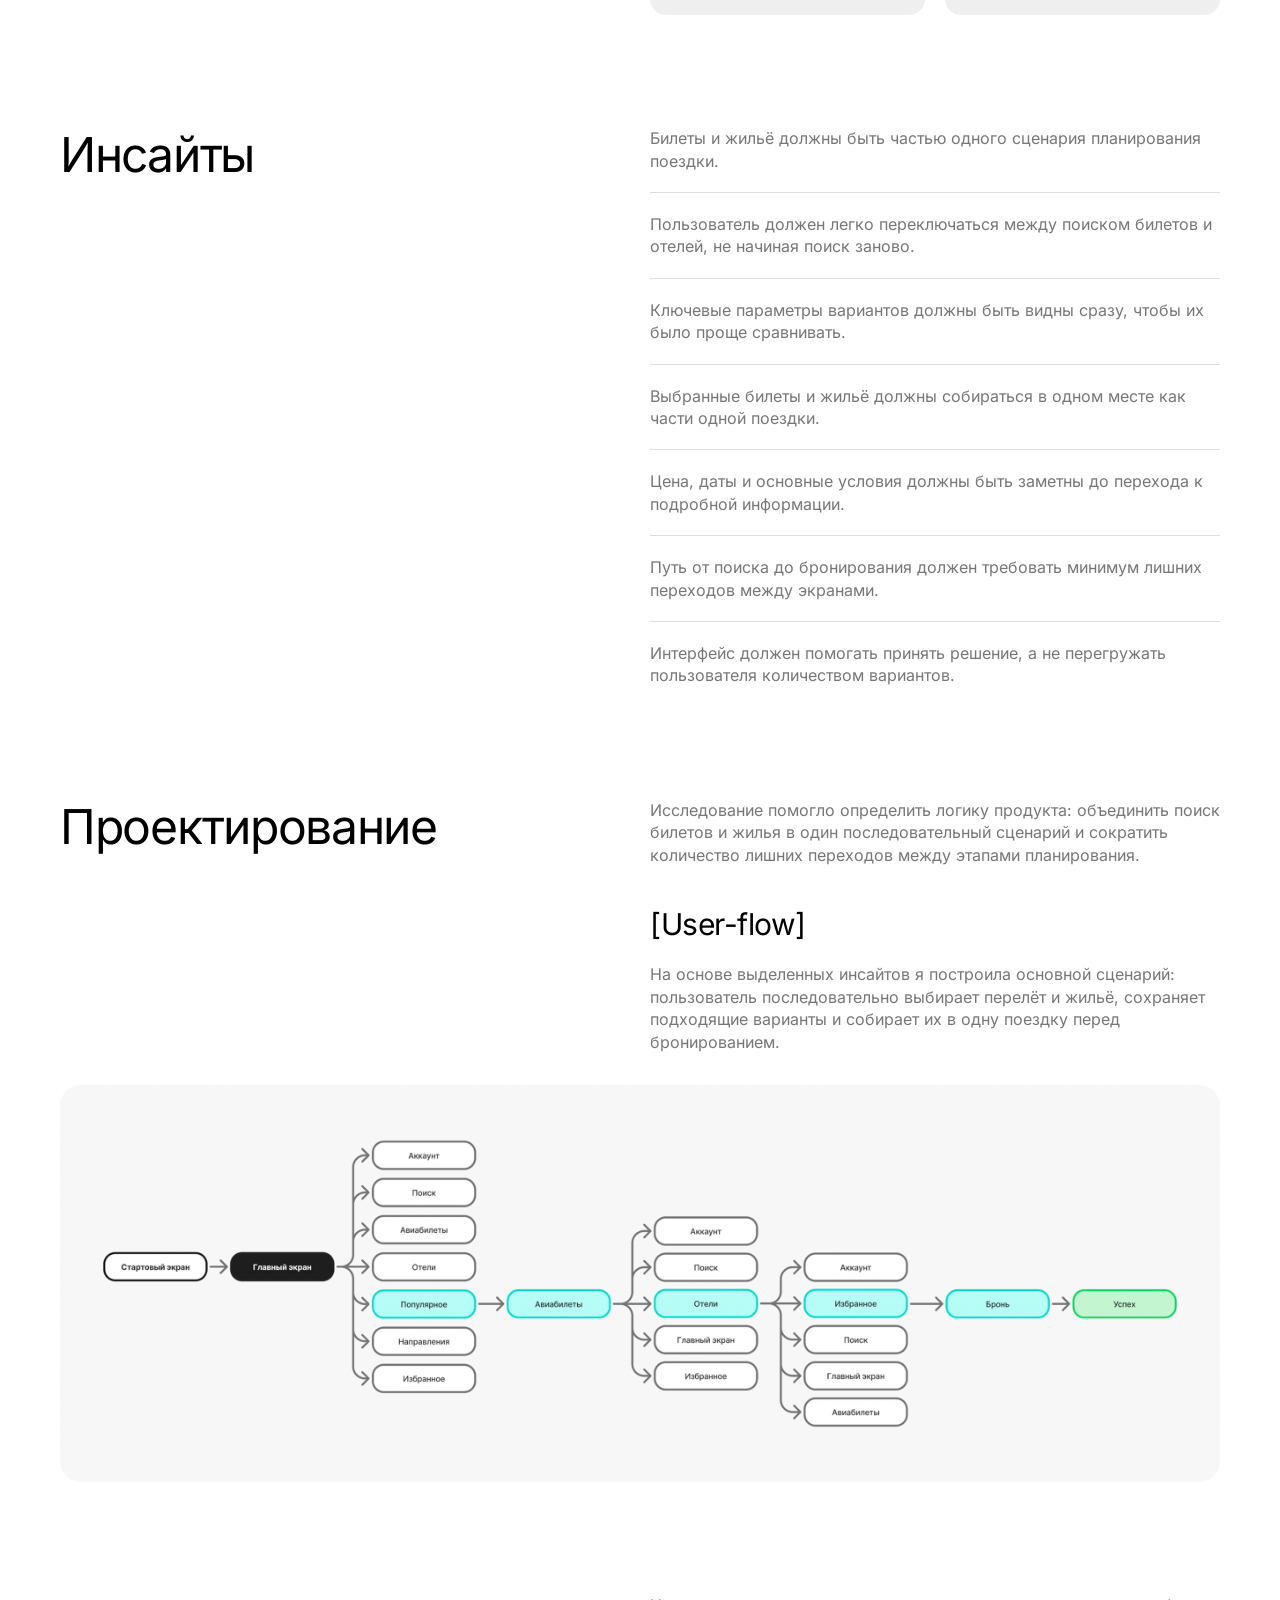
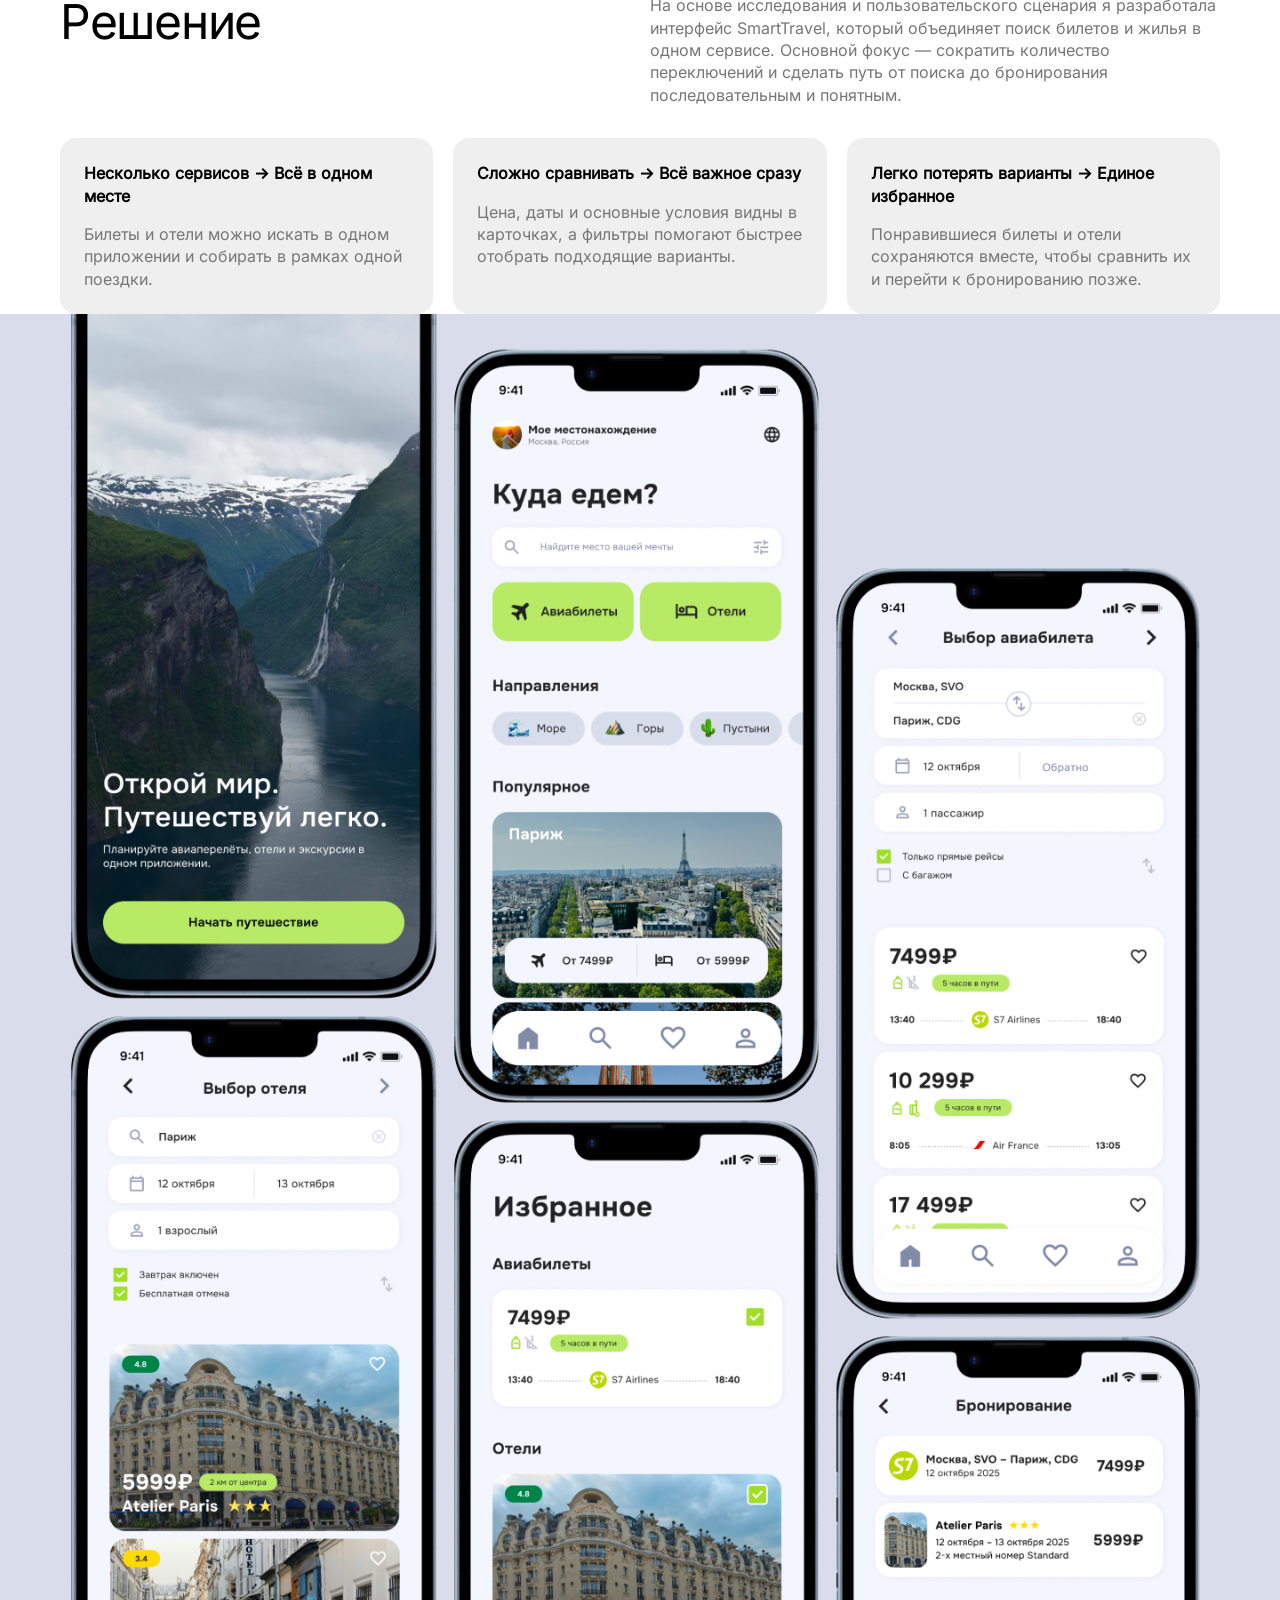
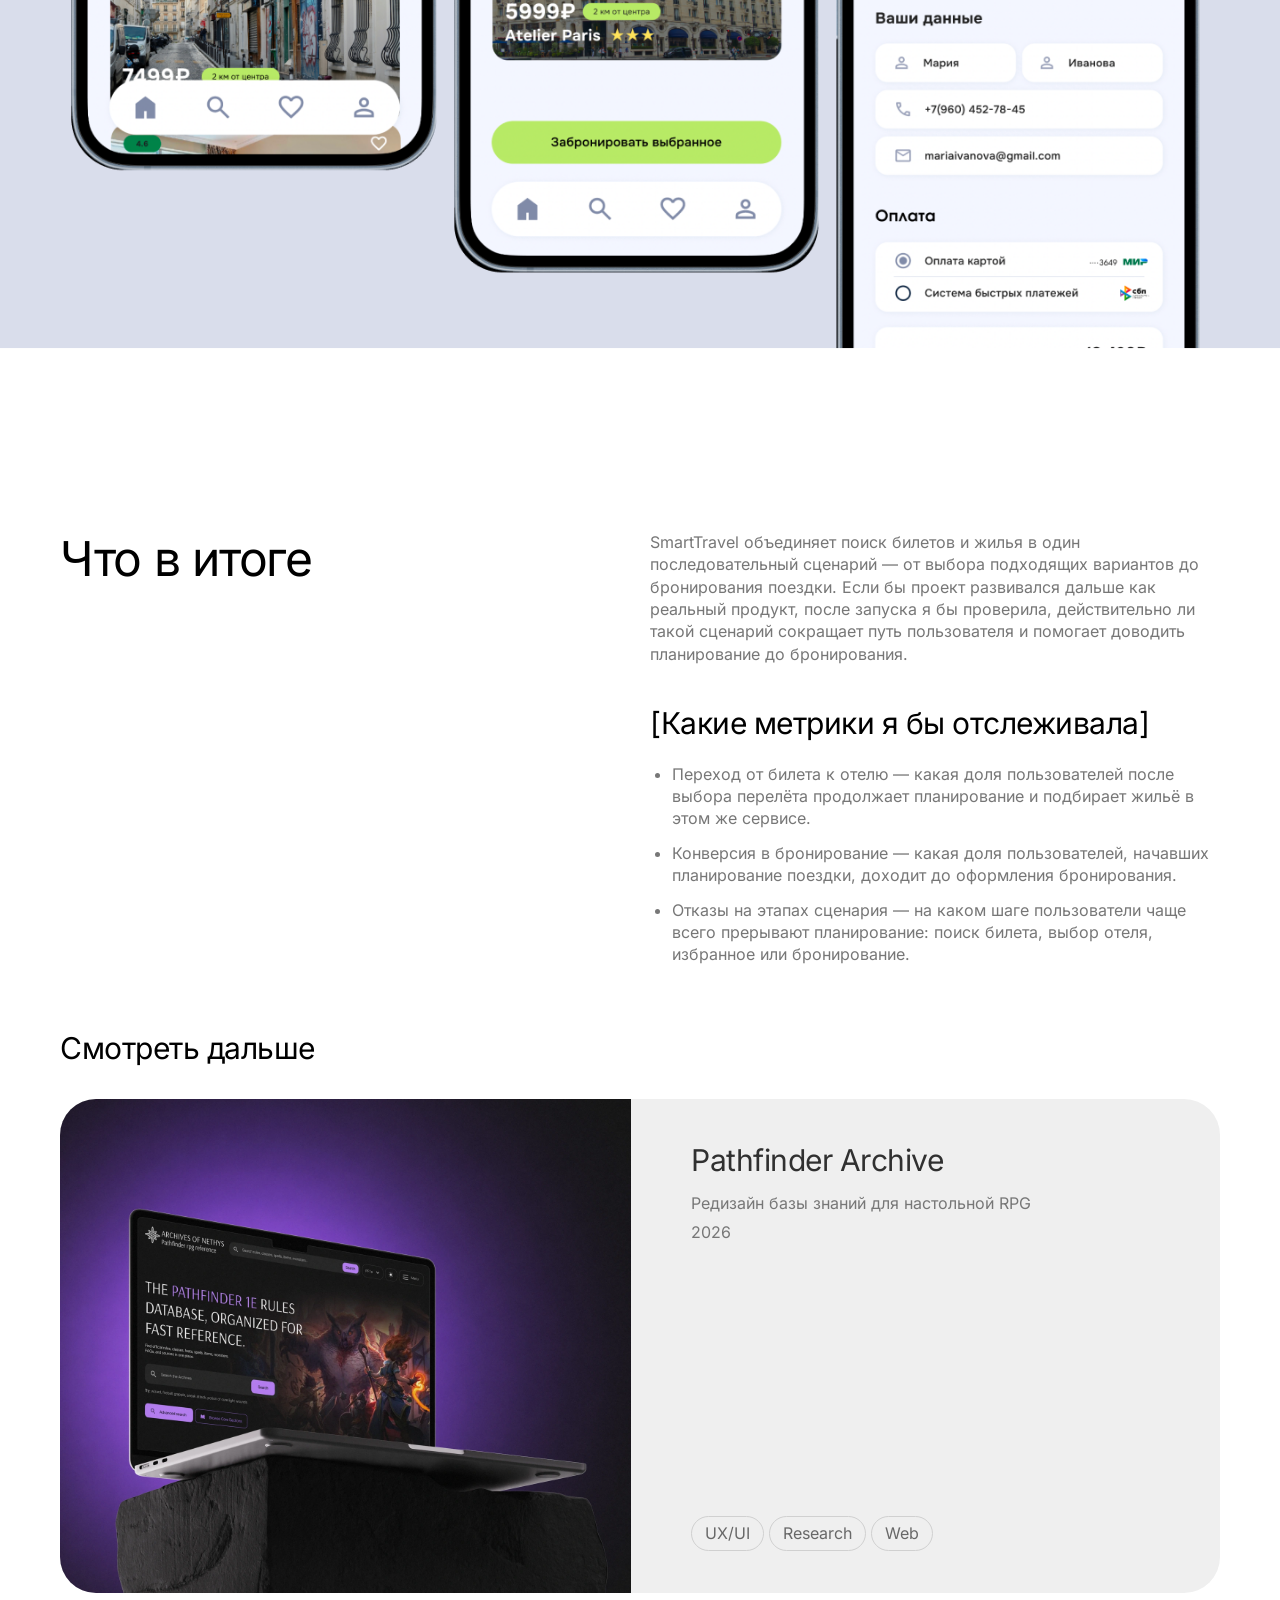
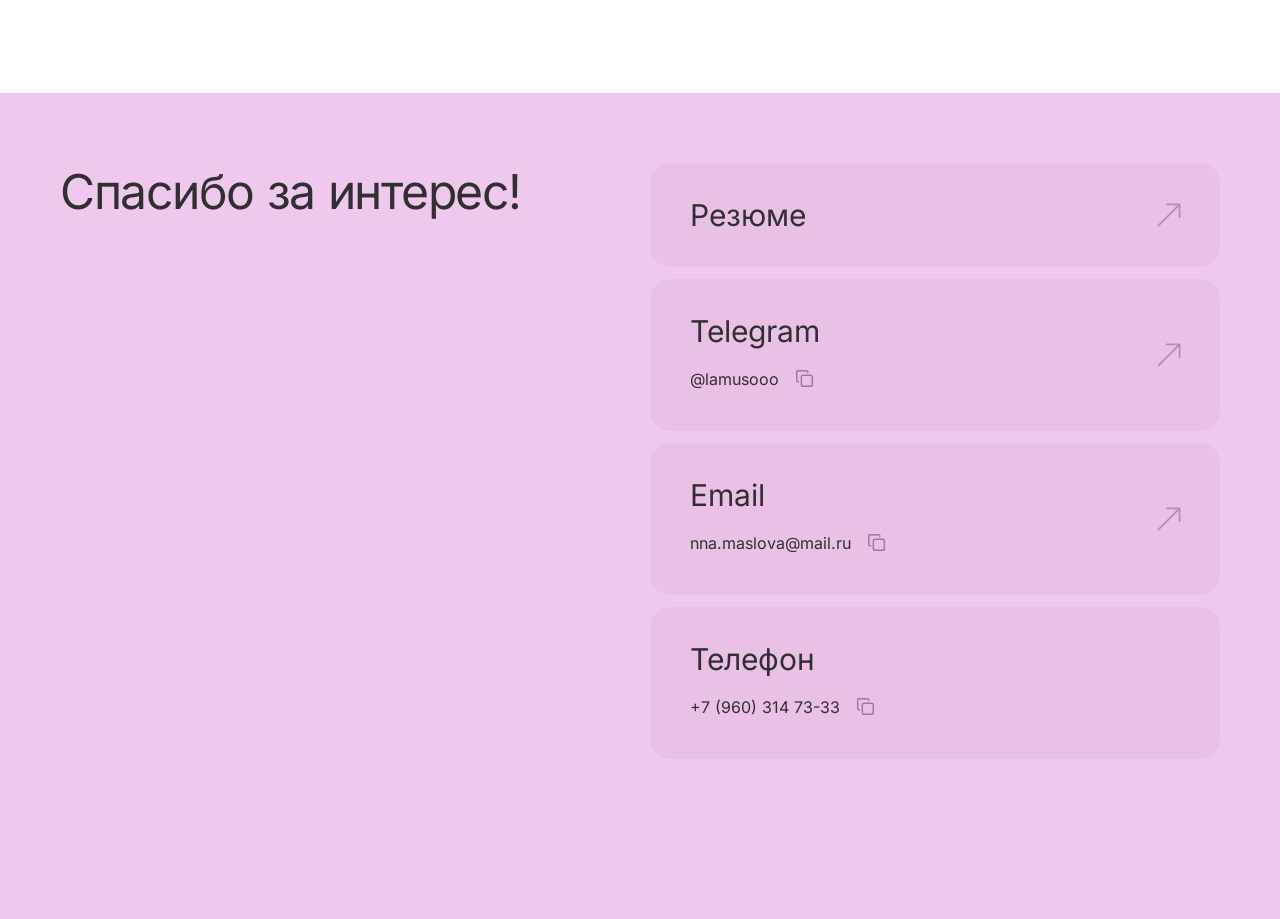
<file: smarttravel.html>
<!doctype html>
<html lang="ru">
<head>
  <meta charset="utf-8">
  <meta name="viewport" content="width=device-width, initial-scale=1">
  <meta name="description" content="Smart Travel — мобильное приложение для планирования путешествий: авиабилеты и отели в одном месте.">
  <title>Smart Travel — Анна Маслова</title>
  <link rel="icon" href="assets--favicon.svg" type="image/svg+xml">
  <link rel="preload" href="assets--inter.ttf" as="font" type="font/ttf" crossorigin>
  <link rel="stylesheet" href="styles.css?v=20261004-resume">
  <script src="script.js?v=20261004-hint" defer></script>
  <link rel="stylesheet" href="case.css?v=17">
</head>
<body class="case-page">
<a class="skip-link" href="#main">К содержимому</a>
<div class="page">
  <div id="top" aria-hidden="true"></div>
  <header class="header">
    <a href="index.html#top" class="identity" aria-label="Анна Маслова — в начало">
      <img class="identity-dot" src="assets--profile-mountains.png" width="48" height="48" alt="">
      <span>Анна Маслова<small>Product designer</small></span>
    </a>
    <a class="header-cases" href="index.html#projects">← Все кейсы</a>
    <nav class="navigation" aria-label="Основная навигация">
      <a class="is-active" href="index.html#projects" aria-current="location">Проекты</a>
      <a href="index.html#about">Обо мне</a>
      <a href="#contacts">Контакты</a>
    </nav>
    <a class="resume" href="https://t.me/lamusooo" target="_blank" rel="noopener noreferrer">Написать в тг</a>
  </header>
  <main id="main" class="case-main">
<section class="case-intro case-columns"><h1>Smart Travel.<br>О проекте</h1><div class="case-copy"><p>Smart Travel – мобильное приложение для планирования путешествий: авиабилеты и отели в одном месте. Пользователь может найти рейс, подобрать отель и оформить оба бронирования за одну сессию, не переключаясь между сервисами.</p><dl class="case-meta"><div><dt>Роль</dt><dd>UX/UI дизайнер (соло)</dd></div><div><dt>Методы</dt><dd><ul><li>Конкурентный анализ</li><li>JTBD</li></ul></dd></div></dl></div></section>
<figure class="travel-overview"><img src="assets--smarttravel--overview.png" width="1400" height="932" alt="Smart Travel: приветственный экран, главная страница и выбор авиабилета" loading="lazy"></figure>
<section class="case-section case-columns"><h2>Проблема</h2><div class="case-copy"><p>Планирование поездки требует минимум двух приложений: одно для авиабилетов, другое для отелей. Пользователь вручную сверяет даты, цены и наличие мест, и рискует, что к моменту оплаты что-то изменится. В ходе desk research я нашла подтверждение этой боли в реальных обсуждениях: люди ищут единое решение, но не находят его.</p></div></section><section class="case-section case-columns"><h2>Исследование</h2><div class="case-copy"><h3>[Интервью]</h3><p>Я провела интервью с людьми, которые самостоятельно планируют путешествия, чтобы понять, как они ищут билеты и жильё, какими сервисами пользуются и что вызывает сложности в процессе.</p><div class="competitor-grid"><article><h4>8 из 12</h4><ul><li>опрошенных хотели бы искать билеты и отели в одном сервисе.</li></ul></article><article><h4>В разных местах</h4><ul><li>Приходится хранить информацию о поездке.</li></ul></article></div><h3>[JTBD]</h3><p>В ответах повторялись похожие потребности — на их основе я выделила основные задачи, которые пользователи хотят решить при планировании поездки.</p><p class="travel-job">Когда я планирую самостоятельное путешествие, я хочу подобрать билеты и жильё в одном месте, чтобы не переключаться между сервисами и собрать поездку быстрее.</p><figure class="travel-research-image"><img src="assets--smarttravel--jtbd.png" width="1300" height="640" alt="JTBD: сегменты, контекст, желания и цели пользователей" loading="lazy"></figure><h3>[Анализ конкурентов]</h3><p>После того как я определила основные задачи пользователей, я посмотрела, как их решают существующие сервисы для путешествий и какие подходы можно улучшить.</p><div class="competitor-grid"><article><h4>Aviasales</h4><ul><li>Календарь низких цен</li><li>Гибкие фильтры поиска</li></ul></article><article><h4>Booking.com</h4><ul><li>Поиск жилья по карте</li><li>Гибкий поиск по датам</li></ul></article><article><h4>Tripadvisor</h4><ul><li>Сохранение мест в поездку</li><li>План маршрута по дням</li></ul></article><article><h4>Туту.ру</h4><ul><li>Возможность зафиксировать цену и оплатить позже</li></ul></article></div></div></section><section class="case-section case-columns"><h2>Инсайты</h2><div class="case-copy"><ul class="insight-list"><li>Билеты и жильё должны быть частью одного сценария планирования поездки.</li><li>Пользователь должен легко переключаться между поиском билетов и отелей, не начиная поиск заново.</li><li>Ключевые параметры вариантов должны быть видны сразу, чтобы их было проще сравнивать.</li><li>Выбранные билеты и жильё должны собираться в одном месте как части одной поездки.</li><li>Цена, даты и основные условия должны быть заметны до перехода к подробной информации.</li><li>Путь от поиска до бронирования должен требовать минимум лишних переходов между экранами.</li><li>Интерфейс должен помогать принять решение, а не перегружать пользователя количеством вариантов.</li></ul></div></section><section class="case-section case-columns"><h2>Проектирование</h2><div class="case-copy"><p>Исследование помогло определить логику продукта: объединить поиск билетов и жилья в один последовательный сценарий и сократить количество лишних переходов между этапами планирования.</p><h3>[User-flow]</h3><p>На основе выделенных инсайтов я построила основной сценарий: пользователь последовательно выбирает перелёт и жильё, сохраняет подходящие варианты и собирает их в одну поездку перед бронированием.</p></div></section><div class="section travel-flow"><figure class="travel-research-image"><img src="assets--smarttravel--user-flow.png" width="2634" height="902" alt="User-flow Smart Travel: от стартового экрана до успешного бронирования" loading="lazy"></figure></div><section class="case-section case-columns"><h2>Решение</h2><div class="case-copy"><p>На основе исследования и пользовательского сценария я разработала интерфейс SmartTravel, который объединяет поиск билетов и жилья в одном сервисе. Основной фокус — сократить количество переключений и сделать путь от поиска до бронирования последовательным и понятным.</p></div></section><div class="travel-solutions section"><div class="competitor-grid"><article><h4>Несколько сервисов → Всё в одном месте</h4><ul><li>Билеты и отели можно искать в одном приложении и собирать в рамках одной поездки.</li></ul></article><article><h4>Сложно сравнивать → Всё важное сразу</h4><ul><li>Цена, даты и основные условия видны в карточках, а фильтры помогают быстрее отобрать подходящие варианты.</li></ul></article><article><h4>Легко потерять варианты → Единое избранное</h4><ul><li>Понравившиеся билеты и отели сохраняются вместе, чтобы сравнить их и перейти к бронированию позже.</li></ul></article></div></div><div><figure class="travel-overview"><img src="assets--smarttravel--final.png" width="1440" height="1839" alt="Итоговые экраны Smart Travel: главная, поиск авиабилетов и отелей, избранное и бронирование" loading="lazy"></figure></div><section class="case-section case-columns"><h2>Что в итоге</h2><div class="case-copy"><p>SmartTravel объединяет поиск билетов и жилья в один последовательный сценарий — от выбора подходящих вариантов до бронирования поездки. Если бы проект развивался дальше как реальный продукт, после запуска я бы проверила, действительно ли такой сценарий сокращает путь пользователя и помогает доводить планирование до бронирования.</p><h3>[Какие метрики я бы отслеживала]</h3><ul class="metrics-list"><li>Переход от билета к отелю — какая доля пользователей после выбора перелёта продолжает планирование и подбирает жильё в этом же сервисе.</li><li>Конверсия в бронирование — какая доля пользователей, начавших планирование поездки, доходит до оформления бронирования.</li><li>Отказы на этапах сценария — на каком шаге пользователи чаще всего прерывают планирование: поиск билета, выбор отеля, избранное или бронирование.</li></ul></div></section>
<section class="case-next section" aria-labelledby="case-next-title"><h3 id="case-next-title">Смотреть дальше</h3><a class="project" href="pathfinder.html" aria-label="Открыть проект Pathfinder Archive"><div class="project-image"><img src="assets--pathfinder.webp" width="1800" height="1350" alt="Обложка проекта Pathfinder Archive" loading="lazy"></div><div class="project-info"><div><h3>Pathfinder Archive</h3><p>Редизайн базы знаний для настольной RPG</p><p class="year">2026</p></div><ul class="tags" aria-label="Направления проекта"><li class="tag">UX/UI</li><li class="tag">Research</li><li class="tag">Web</li></ul></div></a></section>
</main>
  <footer class="contacts" id="contacts" aria-labelledby="contacts-title">
    <h2 id="contacts-title">Спасибо за интерес!</h2>
    <div class="contact-list">
      <div class="contact-item contact-resume"><a class="contact-action" href="resume.pdf?v=20261004-new" target="_blank" rel="noopener noreferrer" aria-label="Открыть резюме в PDF"></a><h3>Резюме</h3><svg class="contact-arrow" viewBox="0 0 32 32" fill="none" aria-hidden="true"><path d="M6 26 26 6M14 6h12v12" stroke="currentColor" stroke-width="1.6" stroke-linecap="round" stroke-linejoin="round"/></svg></div>
      <div class="contact-item contact-telegram"><a class="contact-action" href="https://t.me/lamusooo" aria-label="Telegram" target="_blank" rel="noopener noreferrer"></a><h3>Telegram</h3><div class="contact-detail"><p>@lamusooo</p><button type="button" class="copy-contact" data-copy="@lamusooo" aria-label="Копировать telegram" data-label="Копировать telegram"><svg viewBox="0 0 24 24" fill="none" aria-hidden="true"><rect x="8" y="8" width="12" height="12" rx="2" stroke="currentColor" stroke-width="1.6"/><path d="M15 5V4a1 1 0 0 0-1-1H4a1 1 0 0 0-1 1v10a1 1 0 0 0 1 1h1" stroke="currentColor" stroke-width="1.6" stroke-linecap="round"/></svg><span class="copy-tooltip">Копировать</span></button></div><svg class="contact-arrow" viewBox="0 0 32 32" fill="none" aria-hidden="true"><path d="M6 26 26 6M14 6h12v12" stroke="currentColor" stroke-width="1.6" stroke-linecap="round" stroke-linejoin="round"/></svg></div>
      <div class="contact-item contact-email"><a class="contact-action" href="mailto:nna.maslova@mail.ru" aria-label="Email"></a><h3>Email</h3><div class="contact-detail"><p>nna.maslova@mail.ru</p><button type="button" class="copy-contact" data-copy="nna.maslova@mail.ru" aria-label="Копировать email" data-label="Копировать email"><svg viewBox="0 0 24 24" fill="none" aria-hidden="true"><rect x="8" y="8" width="12" height="12" rx="2" stroke="currentColor" stroke-width="1.6"/><path d="M15 5V4a1 1 0 0 0-1-1H4a1 1 0 0 0-1 1v10a1 1 0 0 0 1 1h1" stroke="currentColor" stroke-width="1.6" stroke-linecap="round"/></svg><span class="copy-tooltip">Копировать</span></button></div><svg class="contact-arrow" viewBox="0 0 32 32" fill="none" aria-hidden="true"><path d="M6 26 26 6M14 6h12v12" stroke="currentColor" stroke-width="1.6" stroke-linecap="round" stroke-linejoin="round"/></svg></div>
      <div class="contact-item contact-phone"><a class="contact-action" href="tel:+79603147333" aria-label="Позвонить: +7 (960) 314-73-33"></a><h3>Телефон</h3><div class="contact-detail"><p>+7 (960) 314 73-33</p><button type="button" class="copy-contact" data-copy="+7 (960) 314 73-33" aria-label="Копировать телефон" data-label="Копировать телефон"><svg viewBox="0 0 24 24" fill="none" aria-hidden="true"><rect x="8" y="8" width="12" height="12" rx="2" stroke="currentColor" stroke-width="1.6"/><path d="M15 5V4a1 1 0 0 0-1-1H4a1 1 0 0 0-1 1v10a1 1 0 0 0 1 1h1" stroke="currentColor" stroke-width="1.6" stroke-linecap="round"/></svg><span class="copy-tooltip">Копировать</span></button></div><svg class="contact-arrow" viewBox="0 0 32 32" fill="none" aria-hidden="true"><path d="M6 26 26 6M14 6h12v12" stroke="currentColor" stroke-width="1.6" stroke-linecap="round" stroke-linejoin="round"/></svg></div>
    </div>
    <p class="contact-status" role="status" aria-live="polite"></p>
  </footer>
</div>
</body>
</html>
</file>
<file: styles.css>
@font-face{font-family:Inter;src:url('assets--inter.ttf') format('truetype');font-style:normal;font-weight:400;font-display:swap}
:root{--ink:#303030;--muted:#777;--pink:#efc4ed;--lime:#e3f68c;--card:#efefef}
*{box-sizing:border-box}html{scroll-behavior:smooth;scroll-padding-top:32px}body{margin:0;background:#fff;color:var(--ink);font-family:Inter,Arial,sans-serif;font-weight:400;-webkit-font-smoothing:antialiased}button,a{-webkit-tap-highlight-color:transparent}a{color:inherit;text-decoration:none}button{font:inherit;color:inherit}h1,h2,h3,p{margin:0;font-weight:400}ul{padding:0;margin:0;list-style:none}img{display:block;max-width:100%}a:focus-visible,button:focus-visible{outline:3px solid #a567cf;outline-offset:5px}.page{max-width:1440px;margin:0 auto;background-image:radial-gradient(#e9e9e9 .65px,transparent .65px);background-size:24px 24px}.skip-link{position:fixed;left:16px;top:-80px;background:var(--lime);padding:12px;z-index:10}.skip-link:focus{top:16px}.header{height:220px;padding:60px;display:flex;align-items:flex-start;justify-content:space-between;gap:24px;position:relative}.identity{display:flex;align-items:center;gap:12px;min-height:52px;font-size:16px}.identity small{display:block;font-size:12px;color:#999;margin-top:3px}.identity-dot{width:48px;height:48px;background:#d9d9d9;border-radius:50%;flex-shrink:0}.navigation{display:flex;align-items:center;gap:4px;background:#fff;border-radius:40px;padding:6px;box-shadow:0 4px 12px #00000012;position:absolute;left:50%;transform:translateX(-50%)}.navigation a{white-space:nowrap;padding:13px 24px;border-radius:30px;font-size:14px;transition:background .2s}.navigation a:hover{background:#f8edf7}.navigation .is-active{background:var(--pink)}.resume{border:0;border-radius:12px;background:var(--lime);padding:17px 32px;font-size:14px;opacity:1;cursor:default}.hero{display:grid;grid-template-columns:560px minmax(0,1fr);gap:0;margin-left:60px;min-height:568px;align-items:end}.intro{padding:0 40px 0 0}.greeting{position:relative;display:inline-block}.greeting h1{font-size:48px;line-height:1.18;letter-spacing:-1.5px}.portrait{position:absolute;width:128px;height:128px;object-fit:cover;left:216px;top:-80px;clip-path:polygon(50% 0%,65% 27%,96% 35%,77% 60%,80% 94%,50% 79%,18% 94%,22% 60%,3% 35%,35% 27%);transform:rotate(7deg)}.role{font-size:28px;line-height:1.3;color:#777;margin-top:10px;letter-spacing:-.4px}.intro-copy{max-width:405px;font-size:16px;line-height:1.25;margin-top:34px}.featured{height:568px;border-radius:36px 0 0 36px;position:relative;overflow:hidden;color:white;background:#242126}.featured>img{width:100%;height:100%;object-fit:cover}.featured:after{content:'';position:absolute;inset:55% 0 0;background:linear-gradient(transparent,#17131b99);pointer-events:none}.tags{display:flex;flex-wrap:wrap;gap:5px;align-items:center}.tag{font-size:16px;line-height:1.2;padding:7px 13px;border:1px solid #d0d0d0;border-radius:30px;white-space:nowrap;color:#686868}.featured-tags{position:absolute;top:26px;left:30px;right:20px;z-index:1}.featured-tags .tag{border-color:#ffffff50;color:#d9d0e6;background:#ffffff0d}.featured-tags .tag-lime{background:var(--lime);color:#596136;border-color:var(--lime)}.featured-caption{position:absolute;z-index:1;bottom:32px;left:32px;right:24px}.featured-caption h2{font-size:30px;letter-spacing:-.5px}.featured-caption p{font-size:16px;margin-top:8px;color:#e0dfe2}.section{margin:0 60px}.projects{padding-top:112px}.section-heading{display:flex;align-items:center;justify-content:space-between;gap:20px;margin-bottom:84px}.section-heading h2,.contacts>h2{font-size:48px;line-height:1.2;letter-spacing:-1.3px}.section-heading>span{font-size:28px;color:var(--muted);white-space:nowrap}.project-list{display:grid;gap:24px}.project{display:grid;grid-template-columns:650fr 670fr;min-height:494px;background:var(--card);border-radius:36px;overflow:hidden}.project-image{min-width:0;position:relative;overflow:hidden}.project-image>img{width:100%;height:100%;position:absolute;object-fit:cover}.project-image.alterego>img{object-position:center 60%;transform:rotate(180deg)}.project-info{padding:42px 60px;display:flex;flex-direction:column;justify-content:space-between;gap:40px}.project h3{font-size:30px;line-height:1.3;letter-spacing:-.5px}.project-info p{font-size:16px;line-height:1.4;color:var(--muted);margin-top:12px}.project-info .year{margin-top:6px}.tag-yellow{background:#ffe399;border-color:#ead191;color:#8f793c}.about{padding-top:160px;padding-bottom:160px}.about .section-heading{margin-bottom:80px}.about-grid{display:grid;grid-template-columns:1fr 1fr;gap:20px;min-height:552px}.sticker-board{display:flex;align-items:center;gap:28px;padding-top:110px}.design-star{position:relative;flex:none;width:200px;height:200px;transform:rotate(-7deg)}.design-star svg{width:100%;height:100%;fill:#fff9a9;stroke:#726d4d;stroke-width:1}.design-star span{position:absolute;inset:0;display:flex;align-items:center;justify-content:center;text-align:center;font-size:24px;line-height:1.05;transform:rotate(7deg)}.tool-stickers{display:grid;grid-template-columns:max-content max-content;gap:16px;align-self:center;margin-top:-40px}.tool{font-size:18px;padding:8px 14px;border:1px solid #0000000c;border-radius:28px;color:#777;line-height:1.1}.figma{background:#e9f8a4;grid-column:1;grid-row:1}.photoshop{background:#e5ccfa;grid-column:2;grid-row:1}.illustrator{background:#f5c6ed;grid-column:2;grid-row:2;justify-self:start}.ai{background:#c8e7fc;grid-column:2;grid-row:3;justify-self:start;margin-top:-8px}.facts article{padding:0 0 34px;margin-bottom:30px;border-bottom:1px solid #e5e5e5}.facts article:last-child{border-bottom:0;margin-bottom:0;padding-bottom:0}.facts h3{font-size:30px;line-height:1.25;letter-spacing:-.45px}.facts p{font-size:16px;line-height:1.3;color:var(--muted);margin-top:16px;max-width:590px}.contacts{display:grid;grid-template-columns:1fr 1fr;gap:20px;background:#efc8ed;padding:70px 60px 160px;min-height:776px;scroll-margin-top:0}.contact-list{display:grid;gap:12px;align-content:start}.contact-item{background:#eac0e7;padding:34px 40px;border-radius:20px}.contact-item h3{font-size:30px;line-height:1.2}.contact-item p{font-size:16px;line-height:1.3;margin-top:12px;overflow-wrap:anywhere}
@media(min-width:1441px){.page{border-inline:1px solid #f6f6f6}}
@media(max-width:1150px){.header{padding:40px;height:180px}.hero{margin-left:40px;grid-template-columns:43% 57%;min-height:470px}.featured{height:470px}.greeting h1{font-size:38px}.portrait{width:104px;height:104px;left:170px;top:-70px}.role{font-size:22px}.intro-copy{max-width:300px}.section{margin-inline:40px}.project{min-height:380px}.project-info{padding:32px}.project h3,.facts h3{font-size:25px}.tag{font-size:13px;padding:6px 10px}.section-heading h2,.contacts>h2{font-size:38px}.section-heading>span{font-size:22px}.section-heading{margin-bottom:55px}.about{padding-block:110px}.sticker-board{gap:16px}.design-star{width:160px;height:160px}.design-star span{font-size:20px}.tool{font-size:14px;padding:7px 10px}.tool-stickers{gap:12px}.contacts{padding:60px 40px 100px;min-height:640px}.contact-item{padding:28px 32px}.contact-item h3{font-size:25px}}
@media(max-width:850px){html{scroll-padding-top:24px}.header{height:180px;padding:26px 24px;align-items:flex-start;gap:12px}.identity{font-size:14px;gap:9px;min-height:42px}.identity small{font-size:10px}.identity-dot{width:38px;height:38px}.resume{padding:14px 20px;font-size:12px;border-radius:10px}.navigation{top:100px}.navigation a{padding:12px 21px;font-size:13px}.hero{margin:0 24px;grid-template-columns:1fr;gap:36px;min-height:0}.intro{padding:70px 0 0}.greeting h1{font-size:40px;letter-spacing:-1.2px}.portrait{left:184px;top:-63px;width:100px;height:100px}.role{font-size:22px;margin-top:12px}.intro-copy{font-size:15px;max-width:360px;line-height:1.4;margin-top:25px}.featured{height:auto;aspect-ratio:1.22;border-radius:24px}.featured-tags{left:18px;top:18px;right:12px;gap:4px}.featured-tags .tag{font-size:11px;padding:5px 7px}.featured-caption{left:20px;bottom:23px;right:20px}.featured-caption h2{font-size:25px}.featured-caption p{font-size:12px;max-width:260px;line-height:1.4}.section{margin-inline:24px}.projects{padding-top:70px}.section-heading{margin-bottom:30px;gap:10px}.section-heading h2,.contacts>h2{font-size:32px;letter-spacing:-.8px}.section-heading>span{font-size:15px}.project-list{gap:20px}.project{grid-template-columns:1fr;min-height:0;border-radius:24px}.project-image{aspect-ratio:1.32}.project-info{padding:26px 24px 28px;min-height:220px;gap:30px}.project h3{font-size:25px}.project-info p{font-size:14px;margin-top:10px}.tag{font-size:12px;padding:6px 9px}.about{padding-block:76px}.about .section-heading{margin-bottom:30px}.about-grid{grid-template-columns:1fr;gap:40px;min-height:0}.sticker-board{min-height:210px;padding-top:0;gap:25px;justify-content:center}.design-star{width:165px;height:165px}.tool-stickers{margin-top:-16px}.tool{font-size:15px}.facts h3{font-size:24px;letter-spacing:-.5px}.facts p{font-size:14px;line-height:1.5;margin-top:12px}.facts article{padding-bottom:24px;margin-bottom:24px}.contacts{grid-template-columns:1fr;gap:36px;min-height:0;padding:46px 24px 64px}.contact-item{padding:25px 24px;border-radius:16px}.contact-item h3{font-size:24px}.contact-item p{font-size:14px;margin-top:9px}}
@media(max-width:360px){.header{padding-inline:18px}.hero{margin-inline:18px}.section{margin-inline:18px}.contacts{padding-inline:18px}.greeting h1{font-size:35px}.role{font-size:19px}.portrait{left:161px}.featured-tags .tag{font-size:10px;padding:5px 6px}.sticker-board{gap:15px}.design-star{width:140px;height:140px}.tool{font-size:13px}.project-info{padding-inline:20px}}
@media(prefers-reduced-motion:reduce){html{scroll-behavior:auto}*{transition:none!important}}
.about-grid>*{min-width:0}
@media(max-width:360px){.sticker-board{gap:12px}.design-star{width:120px;height:120px}.design-star span{font-size:17px}.tool-stickers{gap:8px}.tool{font-size:12px;padding:6px 8px}}
.project-image.alterego>img{transform:none;object-position:center 62%}

/* Symmetric, rounded photo silhouette at every viewport size. */
.portrait {
  clip-path: none;
  transform: none;
  -webkit-mask: url('assets--portrait-star.svg') center / 100% 100% no-repeat;
  mask: url('assets--portrait-star.svg') center / 100% 100% no-repeat;
}
/* At the stacked-layout breakpoint, the introduction stands on its own. */
@media (max-width: 850px) {
  .hero {
    display: block;
    margin-inline: 24px;
    padding-top: clamp(28px, 4.375vw, 34px);
    padding-bottom: clamp(32px, 8vw, 64px);
    text-align: center;
  }
  .hero .featured { display: none; }
  .intro { padding: 0; max-width: 640px; margin-inline: auto; }
  .greeting { display: flex; flex-direction: column; align-items: center; }
  .hero .portrait {
    position: static;
    order: -1;
    width: clamp(112px, 34.375vw, 232px);
    height: auto;
    aspect-ratio: 220 / 210;
    margin-bottom: clamp(20px, 5vw, 34px);
  }
  .greeting h1 {
    font-size: clamp(28px, 8.125vw, 56px);
    line-height: 1;
    letter-spacing: -.035em;
  }
  .role {
    font-size: clamp(17px, 5vw, 34px);
    line-height: 1.25;
    letter-spacing: -.02em;
    margin-top: clamp(12px, 2.2vw, 16px);
  }
  .intro-copy {
    max-width: 590px;
    margin: clamp(26px, 5.6vw, 40px) auto 0;
    font-size: clamp(16px, 3.6vw, 24px);
    line-height: 1.23;
    text-wrap: pretty;
  }
}
/* Keep hero typography in the same scale as the section headings and body. */
:root { --section-title-size: 48px; --body-copy-size: 16px; }
.section-heading h2, .contacts > h2, .greeting h1 {
  font-size: var(--section-title-size);
}
.greeting h1 { line-height: 1.18; }
.role { font-size: calc(var(--section-title-size) / 1.6); }
.intro-copy, .project-info p, .facts p, .contact-item p {
  font-size: var(--body-copy-size);
}
@media (max-width: 1150px) {
  :root { --section-title-size: 38px; }
}
@media (max-width: 850px) {
  :root { --section-title-size: 32px; --body-copy-size: 16px; }
}
/* Tighter hero spacing and the requested body size in pixels. */
:root { --body-copy-size: 16px; }
.greeting h1 { line-height: 1.08; }
.role { margin-top: 6px; }
@media (width < 850px) {
  :root { --body-copy-size: 16px; }
}

/* Bring the description closer to the hero heading group. */
.intro-copy { margin-top: 20px; }
@media (width < 850px) {
  .intro-copy { margin-top: 18px; }
}
/* A single pill travels between items instead of separate hover backgrounds. */
.navigation { isolation: isolate; }
.navigation a { position: relative; z-index: 1; }
.navigation a:hover, .navigation a.is-active { background: transparent; }
.navigation-indicator {
  position: absolute;
  left: 0;
  border-radius: 30px;
  background: var(--pink);
  pointer-events: none;
  z-index: 0;
}
.navigation-indicator.is-preview { background: #f8e5f6; }
.has-sliding-indicator .navigation-indicator {
  transition: transform 340ms cubic-bezier(.22, 1, .36, 1),
              width 340ms cubic-bezier(.22, 1, .36, 1),
              background-color 240ms ease;
}
@media (prefers-reduced-motion: reduce) {
  .has-sliding-indicator .navigation-indicator { transition: none; }
}
/* Match paragraph type and dock the navigation on compact screens. */
.navigation a { font-size: var(--body-copy-size); }
@media (max-width: 850px) {
  html { scroll-padding-bottom: 100px; }
  .header { height: 100px; }
  .navigation {
    position: fixed;
    top: auto;
    bottom: calc(12px + env(safe-area-inset-bottom, 0px));
    left: max(12px, env(safe-area-inset-left, 0px));
    right: max(12px, env(safe-area-inset-right, 0px));
    transform: none;
    z-index: 100;
    padding: 6px;
    gap: 4px;
    box-shadow: 0 4px 24px #00000018;
  }
  .navigation a {
    flex: 1 1 0;
    min-width: 0;
    padding: 13px 6px;
    text-align: center;
  }
  .contacts { padding-bottom: calc(150px + env(safe-area-inset-bottom, 0px)); }
}
/* Shared type scale for section counts and header labels. */
.section-heading > span { font-size: calc(var(--section-title-size) / 1.6); }
.resume, .identity { font-size: 16px; }
.identity small { font-size: 12px; }
/* A short, one-time entrance when the page opens. */
@keyframes portrait-drop {
  0% { opacity: 0; transform: translateY(-90px) rotate(-18deg) scale(.86); }
  16% { opacity: 1; }
   52% { transform: translateY(8px) rotate(7deg) scale(1.025); }
  72% { transform: translateY(-9px) rotate(-4deg) scale(.99); }
  88% { transform: translateY(2px) rotate(2deg) scale(1); }
  100% { opacity: 1; transform: translateY(0) rotate(0) scale(1); }
}
.portrait {
  transform-origin: 50% 55%;
  animation: portrait-drop 1100ms cubic-bezier(.3, .65, .35, 1) 120ms both;
}
@media (prefers-reduced-motion: reduce) {
  .portrait { animation: none; }
}
/* Staggered hero entrance, paired with the portrait's landing. */
@keyframes hero-text-enter {
  from { opacity: 0; transform: translateY(18px); }
  to { opacity: 1; transform: translateY(0); }
}
@keyframes hero-card-enter {
  from { opacity: 0; transform: translateX(48px); }
  to { opacity: 1; transform: translateX(0); }
}
.page { overflow-x: clip; }
.hero .greeting h1 {
  animation: hero-text-enter 650ms cubic-bezier(.22, 1, .36, 1) 260ms both;
}
.hero .role {
  animation: hero-text-enter 650ms cubic-bezier(.22, 1, .36, 1) 400ms both;
}
.hero .intro-copy {
  animation: hero-text-enter 700ms cubic-bezier(.22, 1, .36, 1) 540ms both;
}
.hero .featured {
  animation: hero-card-enter 900ms cubic-bezier(.22, 1, .36, 1) 200ms both;
}
@media (prefers-reduced-motion: reduce) {
  .hero .greeting h1, .hero .role, .hero .intro-copy, .hero .featured {
    animation: none;
  }
}
/* Keep project cards side by side on small tablets. */
@media (min-width: 760px) and (max-width: 850px) {
  .project {
    grid-template-columns: 1fr 1fr;
    min-height: 320px;
  }
  .project-image { aspect-ratio: auto; }
  .project-info {
    min-height: 0;
    padding: 28px;
  }
}
/* Contact cards: the copy control is separate from the main action. */
.contact-item { position: relative; padding-right: 96px; transition: background-color 200ms ease, box-shadow 200ms ease; }
.contact-action { position: absolute; inset: 0; width: 100%; height: 100%; border: 0; border-radius: inherit; background: transparent; cursor: pointer; z-index: 1; }
.contact-arrow { position: absolute; right: 34px; top: 50%; width: 34px; height: 34px; color: #ba87b7; transform: translateY(-50%); transition: transform 220ms ease, color 220ms ease; pointer-events: none; }
.contact-item:not(.contact-phone):has(.contact-action:hover), .contact-item:not(.contact-phone):has(.contact-action:focus-visible) { background: #e3b0df; box-shadow: inset 0 0 0 1px #d89bd2; }
.contact-item:has(.contact-action:hover) .contact-arrow, .contact-item:has(.contact-action:focus-visible) .contact-arrow { color: #81517c; transform: translate(3px, calc(-50% - 3px)); }
.contact-detail { display: flex; align-items: center; flex-wrap: wrap; gap: 8px; margin-top: 12px; }
.contact-detail p { margin: 0; }
.copy-contact { position: relative; z-index: 2; display: inline-flex; align-items: center; justify-content: center; flex-shrink: 0; width: 36px; height: 36px; padding: 7px; border: 0; border-radius: 8px; background: transparent; color: #a375a0; cursor: pointer; transition: background-color 180ms, color 180ms; }
.copy-contact svg { width: 22px; height: 22px; }
.copy-contact:hover, .copy-contact:focus-visible { background: #dca6d7; color: #593653; }
.copy-tooltip { position: absolute; bottom: calc(100% + 6px); left: 50%; transform: translateX(-50%); opacity: 0; pointer-events: none; border-radius: 6px; padding: 6px 9px; background: #493745; color: white; font-size: 12px; white-space: nowrap; transition: opacity 150ms; }
.copy-contact:hover .copy-tooltip, .copy-contact:focus-visible .copy-tooltip, .copy-contact.is-copied .copy-tooltip { opacity: 1; }
.contact-phone .contact-action { display: none; }
.contact-phone .contact-arrow { display: none; }
.contact-status { position: fixed; bottom: 92px; left: 50%; transform: translateX(-50%); width: max-content; max-width: calc(100% - 32px); padding: 12px 18px; border-radius: 12px; background: #493745; color: #fff; z-index: 120; font-size: 14px; box-shadow: 0 4px 20px #0002; }
.contact-status:empty { display: none; }
@media (max-width: 850px) {
  .contact-item { padding-right: 72px; }
  .contact-arrow { right: 25px; width: 28px; height: 28px; }
}
@media (width < 760px) {
  .contact-phone .contact-action, .contact-phone .contact-arrow { display: block; }
  .contact-phone:has(.contact-action:hover), .contact-phone:has(.contact-action:focus-visible) { background: #e3b0df; box-shadow: inset 0 0 0 1px #d89bd2; }
}
/* Soft contact hover without a border; keyboard focus stays visible. */
.contact-item:not(.contact-phone):has(.contact-action:hover),
.contact-item:not(.contact-phone):has(.contact-action:focus-visible) {
  box-shadow: none;
}
@media (width < 760px) {
  .contact-phone:has(.contact-action:hover),
  .contact-phone:has(.contact-action:focus-visible) { box-shadow: none; }
}
.project-image > img {
  transition: transform 450ms cubic-bezier(.22, 1, .36, 1);
}
.project h3 { transition: color 220ms ease; }
@media (hover: hover) {
  .project:hover .project-image > img { transform: scale(1.045); }
  .project:hover h3 { color: #ad398f; }
}
@media (prefers-reduced-motion: reduce) {
  .project-image > img, .project h3 { transition: none; }
  .project:hover .project-image > img { transform: none; }
}
/* Upright design sticker with the specified palette. */
.design-star { transform: none; }
.design-star svg { fill: #FFF8A0; stroke: #752101; }
.design-star span {
  transform: none;
  color: #752101;
  align-items: center;
  justify-content: center;
  text-align: center;
}
.design-star span { transform: translateY(8px); }

/* Tool sticker colors sampled from the reference, converted to sRGB. */
.tool.figma { background: #DFF56F; border-color: #B2CB32; color: #74860E; }
.tool.photoshop { background: #DAC6FF; border-color: #A989E3; color: #662ECA; }
.tool.illustrator { background: #FEC0F2; border-color: #E77FD5; color: #B53C9F; }
.tool.ai { background: #C7E6FF; border-color: #69ADE4; color: #3E84BE; }
/* An open falling area replaces the sticker grid. */
.sticker-board.free-stickers {
  position: relative;
  display: block;
  overflow: hidden;
  min-height: 350px;
  padding: 0;
  align-self: stretch;
}
.free-stickers > .design-star, .free-stickers > .tool {
  position: absolute;
  top: 0;
  left: 0;
  margin: 0;
  transform-origin: center;
  will-change: transform;
}
.free-stickers > .tool { display: flex; align-items: center; justify-content: center; }
@media (max-width: 850px) {
  .sticker-board.free-stickers { min-height: 330px; }
}
.identity-dot { object-fit: cover; object-position: 50% 42%; }
.resume {
  cursor: pointer;
  transition: background-color 180ms ease, transform 180ms ease;
}
.resume:hover { background: #d2eb65; }
.resume:active { transform: translateY(1px); }
/* Reference-style circular arrow replaces the pointer over project cards. */
@media (hover: hover) and (pointer: fine) {
  .project, .project * {
    cursor: url('assets--project-cursor.svg') 32 32, pointer;
  }
}
/* A visual cursor can fade after leaving a card, unlike a native cursor. */
.project-cursor {
  position: fixed;
  left: 0;
  top: 0;
  width: 64px;
  height: 64px;
  z-index: 1000;
  pointer-events: none;
  opacity: 0;
  transition: opacity 280ms ease;
  background: url('assets--project-cursor.svg') center / contain no-repeat;
  transform: translate(-100px, -100px);
}
.project-cursor.is-visible { opacity: 1; }
@media (hover: hover) and (pointer: fine) {
  .custom-project-cursor .project, .custom-project-cursor .project * { cursor: none; }
}
@media (prefers-reduced-motion: reduce) {
  .project-cursor { transition: none; }
}
/* Independent rotation preserves the portrait's entrance animation. */
.hero .portrait {
  rotate: 0deg;
  transition: rotate 380ms cubic-bezier(.22, 1, .36, 1);
}
@media (hover: hover) and (pointer: fine) {
  .hero .portrait:hover { rotate: 9deg; }
}
@media (prefers-reduced-motion: reduce) {
  .hero .portrait { transition: none; }
}

/* Match homepage body copy to the About section. */
body:not(.case-page) .intro-copy { color: var(--muted); }
.contact-item p { color: var(--ink); }

/* Persistent shared header, with a case return link on project pages. */
html { scroll-padding-top:144px; }
.header { position:sticky; top:0; z-index:200; height:104px; padding:24px 60px; margin-bottom:116px; background:rgba(255,255,255,.97); }
.case-page .header { height:132px; margin-bottom:88px; }
.header-cases { position:absolute; left:60px; top:92px; font-size:16px; line-height:20px; color:var(--muted); transition:color .2s; }
.header-cases:hover { color:var(--ink); }
@media(max-width:1150px) {
 .header { padding-inline:40px; margin-bottom:76px; }
 .case-page .header { margin-bottom:48px; }
 .header-cases { left:40px; }
}
@media(max-width:850px) {
 .header { height:100px; padding:24px; margin-bottom:0; }
 .case-page .header { height:132px; margin-bottom:0; }
 .header-cases { left:24px; top:94px; }
 html { scroll-padding-top:112px; }
 html:has(.case-page) { scroll-padding-top:144px; }
}
@media(max-width:360px) { .header { padding-inline:18px; } .header-cases { left:18px; } }

/* A stationary dotted canvas shared by all pages. */
body { isolation:isolate; }
body::before {
 content:"";
 position:fixed;
 inset:0;
 z-index:-1;
 pointer-events:none;
 background-color:#fff;
 background-image:radial-gradient(circle, #dedede .75px, transparent 1px);
 background-size:24px 24px;
 background-position:0 0;
}
.page { background-image:none; }

@media(max-width:850px) {
 .contact-phone .contact-action, .contact-phone .contact-arrow { display:block; }
 .contact-phone:has(.contact-action:hover), .contact-phone:has(.contact-action:focus-visible) { background:#e3b0df; box-shadow:none; }
}

.project-tap-hint{display:none}
@media(max-width:850px){a.project{position:relative}.project-tap-hint.is-visible{display:block;position:absolute;top:14px;right:14px;left:auto;max-width:210px;padding:10px 14px;border-radius:16px;background:#fff;color:#333;font-size:12px;line-height:1.35;box-shadow:0 2px 12px #00000018;pointer-events:none;z-index:2}}
</file>
<file: case.css>
.case-main{--case-gap:20px;font-size:var(--body-copy-size);line-height:1.4}
.case-main h1,.case-main h2{font-size:var(--section-title-size);line-height:1.15;letter-spacing:-1.3px;font-weight:400}
.case-main h3,.case-statement{font-size:calc(var(--section-title-size)/1.6);line-height:1.25;letter-spacing:-.5px}
.case-main h4{font-size:inherit;font-weight:400;margin:0}
.case-columns{display:grid;grid-template-columns:1fr 1fr;gap:var(--case-gap);margin-inline:60px}
.case-columns>*{min-width:0}.case-intro{padding:12px 0 70px}.case-copy>p+p{margin-top:20px}.case-copy>h3{margin:40px 0 20px}.case-copy>.case-statement{margin-top:32px}
.case-meta{display:grid;grid-template-columns:1fr 1fr;gap:20px;margin:32px 0 0}.case-meta>div{background:#efefef;border-radius:16px;padding:24px}.case-meta dt{margin-bottom:12px;color:var(--muted)}.case-meta dd{margin:0}
.case-mosaic{overflow:hidden;display:grid;gap:20px}.mosaic-row{display:flex;gap:20px;align-items:flex-start;width:max-content;margin-left:-90px}.mosaic-row:nth-child(2){margin-left:-170px}.mosaic-row img{height:320px;width:auto;max-width:none;object-fit:contain;border-radius:12px;flex:none}
.case-section{padding-top:112px}.competitor-grid{display:grid;grid-template-columns:1fr 1fr;gap:20px;margin-top:24px}.competitor-grid article{padding:24px;background:#efefef;border-radius:16px}.competitor-grid h4{margin-bottom:12px}.competitor-grid p{color:var(--muted)}
.insight-list li{padding:20px 0;border-bottom:1px solid #ddd}.insight-list li:first-child{padding-top:0}.insight-list li:last-child{border:0;padding-bottom:0}.solution-intro{padding-bottom:48px}
.case-comparison{margin:0 60px 72px}.case-comparison>h3{padding:24px 30px;background:#efefef;border-radius:16px;margin-bottom:32px}.comparison-grid{display:grid;grid-template-columns:1fr 1fr;gap:20px}.comparison-side{min-width:0;display:grid;grid-template-rows:auto auto 1fr;align-content:start}.comparison-side>h4{color:var(--muted);margin-bottom:14px}.comparison-side>p{margin-bottom:28px}.comparison-images{display:flex;flex-direction:column;gap:28px}.case-main figure{margin:0}.case-main figure img{width:100%;height:auto;border-radius:10px}.case-main figcaption{color:var(--muted);font-size:14px;line-height:1.4;margin-top:12px}.case-comparison+.case-section{padding-top:40px}
.spell-card{display:grid;grid-template-columns:28% 1fr;gap:24px;background:#242424;color:#eee;border-radius:16px;padding:24px;font-family:Arial,sans-serif;font-size:13px;line-height:1.5}.spell-card>img{height:100%!important;object-fit:cover;min-height:220px}.spell-card h4{font-size:24px;font-family:Georgia,serif;margin:0 0 18px}.spell-tags{display:flex;gap:6px;flex-wrap:wrap;margin-bottom:18px;color:#b28bff;font-size:12px}.spell-tags span{border:1px solid;border-radius:20px;padding:0 7px}.spell-card dl{display:flex;gap:12px;flex-wrap:wrap;margin:18px 0 0}.spell-card dt{color:#b28bff}.spell-card dd{margin:0}.search-suggestion{background:#111;padding:22px;border-radius:12px;color:#eee;font-size:14px}.search-demo{display:flex;align-items:center;gap:14px;background:#282828;padding:12px;border-radius:12px}.search-demo>span:first-of-type{flex:1}.demo-search-label{background:#a880ff;border-radius:8px;padding:8px 20px;color:#151515}.suggestion-results{background:#222;border:1px solid #444;border-radius:10px;margin-top:5px;padding:8px}.suggestion-results p{display:flex;justify-content:space-between;padding:9px}.suggestion-results small{color:#b28bff}
.metrics-list{list-style:disc;padding-left:22px}.metrics-list li+li{margin-top:12px}
.case-screens{display:grid;grid-template-columns:1fr 1fr;gap:20px;margin:70px 60px 0;align-items:start}.screen-secondary{display:grid;gap:64px}.assembled-screen{overflow:hidden;border-radius:12px;background:#111;padding:16px;display:grid;gap:32px;container-type:inline-size}.case-main .assembled-screen img{border-radius:0}.screen-updates h4,.screen-categories h4{font-family:Georgia,serif;font-size:4cqw;color:white;font-weight:400;margin:0 0 24px}.screen-updates>div{border-radius:6px;background:linear-gradient(90deg,#222 35%,#2226),var(--update-image) right center/cover;min-height:21cqw;margin-top:10px;padding:3cqw 5cqw;color:#eee}.screen-updates small{color:#c4c399;font-size:1.4cqw}.screen-updates p{font-family:Georgia,serif;font-size:2.6cqw;margin:8px 0}.screen-updates span{font-size:1.6cqw;color:#b38dfb}.case-back{margin:64px 60px 100px}.case-back a{display:inline-flex;gap:10px;padding:16px 24px;border-radius:40px;background:var(--pink);transition:background .2s,transform .2s}.case-back a:hover{background:#e6a4e2;transform:translateX(-3px)}
@media(max-width:1150px){.case-columns,.case-comparison{margin-inline:40px}.case-screens{margin-inline:40px}.case-back{margin-inline:40px}.case-meta>div,.competitor-grid article{padding:20px}.spell-card{padding:18px;gap:16px}}
@media(max-width:850px){.case-columns{grid-template-columns:1fr;margin-inline:24px;gap:28px}.case-main h1,.case-main h2{letter-spacing:-.8px}.case-intro{padding:36px 0 48px}.case-section{padding-top:76px}.case-meta{margin-top:24px}.case-comparison{margin:0 24px 48px}.case-comparison>h3{padding:20px 24px}.case-screens{margin:48px 24px 0}.case-back{margin:48px 24px 76px}.solution-intro{padding-bottom:32px}.case-comparison+.case-section{padding-top:28px}.assembled-screen{padding:10px;gap:20px}.spell-card{grid-template-columns:1fr;gap:16px}.spell-card>img{max-height:160px;min-height:0;object-position:center 30%}.spell-card h4{font-size:22px}.case-copy>h3{margin-top:28px}}
@media(width < 760px){.comparison-grid{grid-template-columns:1fr;gap:32px}.comparison-side>p{margin-bottom:20px}.case-screens{grid-template-columns:1fr;gap:40px}.screen-secondary{gap:40px}.spell-card{grid-template-columns:28% 1fr;font-size:12px}.spell-card>img{max-height:none;min-height:220px}.spell-tags{font-size:10px}.spell-card dl{gap:8px}.spell-card h4{font-size:20px}.case-meta,.competitor-grid{gap:12px}.case-meta>div,.competitor-grid article{padding:18px 16px}.case-meta dd{font-size:14px}.mosaic-row{gap:12px}.case-mosaic{gap:12px}.case-comparison>h3{padding:18px 20px}.competitor-grid h4{overflow-wrap:anywhere}.screen-updates h4,.screen-categories h4{margin-bottom:16px}}
@media(max-width:360px){.case-columns,.case-comparison,.case-screens,.case-back{margin-inline:18px}.case-meta{grid-template-columns:1fr}.spell-card{padding:14px;gap:12px}}

/* Scale complete screenshots proportionally on smaller viewports. */
@media(max-width:850px){
 .mosaic-row img{height:clamp(160px,38vw,320px);width:auto}
 .mosaic-row{margin-left:-7vw}
 .mosaic-row:nth-child(2){margin-left:-15vw}
}
.competitor-grid h4{font-weight:700}
.competitor-grid ul{list-style:disc;padding-left:20px;color:var(--ink)}
.competitor-grid li+li{margin-top:8px}
.competitor-grid .original-site{background:#d4d4d4}

/* Consistent information cards and clear comparison labels. */
.case-meta dt,.case-main .competitor-grid h4,.case-main .comparison-side>h4{color:#000;font-weight:700}
.case-meta dt,.case-main .competitor-grid h4{margin:0 0 16px}
.case-meta ul,.competitor-grid ul{list-style:none;padding:0;margin:0;color:var(--ink)}
.case-meta li+li,.competitor-grid li+li{margin-top:14px}
.case-meta dd{font-size:var(--body-copy-size)}
.case-main .case-comparison>h3{background:none;padding:0;border-radius:0;margin-bottom:32px}

/* Case narrative typography; embedded interface previews keep their own colors. */
.case-copy > p,
.case-meta dd,
.case-meta ul,
.competitor-grid ul,
.insight-list,
.metrics-list,
.comparison-side > p { color: var(--muted); }
.case-main h1,
.case-main h2,
.case-copy > h3,
.case-comparison > h3 { color: #000; }

.case-main .comparison-side > h4 { color: var(--muted); }

.case-copy > .case-statement { color: #000; }
.competitor-grid .original-site ul { color: #6b6b6b; }

/* Original reference images scale as a whole, without responsive reconstruction. */
.case-main .search-exact-crop { position:relative; aspect-ratio:1296/439; overflow:hidden; border-radius:10px; }
.case-main .search-exact-crop img { position:absolute; width:102.00617%; max-width:none; height:auto; left:-1.00309%; top:-218.67882%; border-radius:0; }
.case-screens-exact { display:block; }
.case-screens-exact > img { display:block; width:100%; height:auto; }
@media(min-width:760px) {
 .comparison-grid { grid-template-rows:auto auto auto auto; row-gap:0; align-items:start; }
 .comparison-side { grid-row:1 / span 4; grid-template-rows:subgrid; }
 .comparison-side:first-child { grid-column:1; }
 .comparison-side:last-child { grid-column:2; }
 .comparison-images { display:contents; }
 .comparison-images > figure { align-self:start; }
 .comparison-images > figure + figure { margin-top:28px; }
}

/* Remove the screenshot's outer white margin without altering the card. */
.case-main .spell-exact-crop { position:relative; aspect-ratio:1290/421; overflow:hidden; border-radius:10px; }
.case-main .spell-exact-crop img { position:absolute; display:block; width:101.24031%; max-width:none; height:auto; left:-0.46512%; top:-3.32542%; border-radius:0; }
@media(min-width:760px) {
 .comparison-unpaired .comparison-grid { grid-template-rows:auto auto auto; }
 .comparison-unpaired .comparison-side { grid-row:1 / span 3; }
 .comparison-unpaired .comparison-images { display:flex; flex-direction:column; gap:28px; }
 .comparison-unpaired .comparison-images > figure + figure { margin-top:0; }
}

.case-score { color:#000; }

.case-screens-original img { display:block; width:100%; height:auto; }
.case-screens-original .screen-secondary { gap:0; align-self:stretch; align-content:space-between; }
@media(width < 760px) { .case-screens-original .screen-secondary { gap:40px; } }

.competitor-grid .original-site { background:#efefef; box-shadow:inset 0 0 0 1px #bdbdbd; }
.case-next { margin-top:64px; margin-bottom:100px; }
.case-next > h3 { color:#000; margin-bottom:32px; }
.case-next .project h3 { font-size:30px; line-height:1.3; letter-spacing:-.5px; }
@media(max-width:1150px) { .case-next .project h3 { font-size:25px; } }
@media(max-width:850px) { .case-next { margin-top:48px; margin-bottom:76px; } }

.case-main .travel-overview { margin:0 0 70px; }
.case-main .travel-overview img { display:block; width:100%; height:auto; border-radius:0; }

.case-copy > h3:first-child { margin-top:0; }
.case-copy > .travel-job { color:var(--ink); font-weight:700; }
.travel-solutions .competitor-grid { grid-template-columns:repeat(3,minmax(0,1fr)); margin-top:32px; }
@media(max-width:850px) { .travel-solutions .competitor-grid { grid-template-columns:1fr; } }

.case-main .travel-research-image { margin-top:24px; }
.case-main .travel-research-image img { width:100%; height:auto; border-radius:0; }
.travel-flow { margin-top:32px; }
</file>
